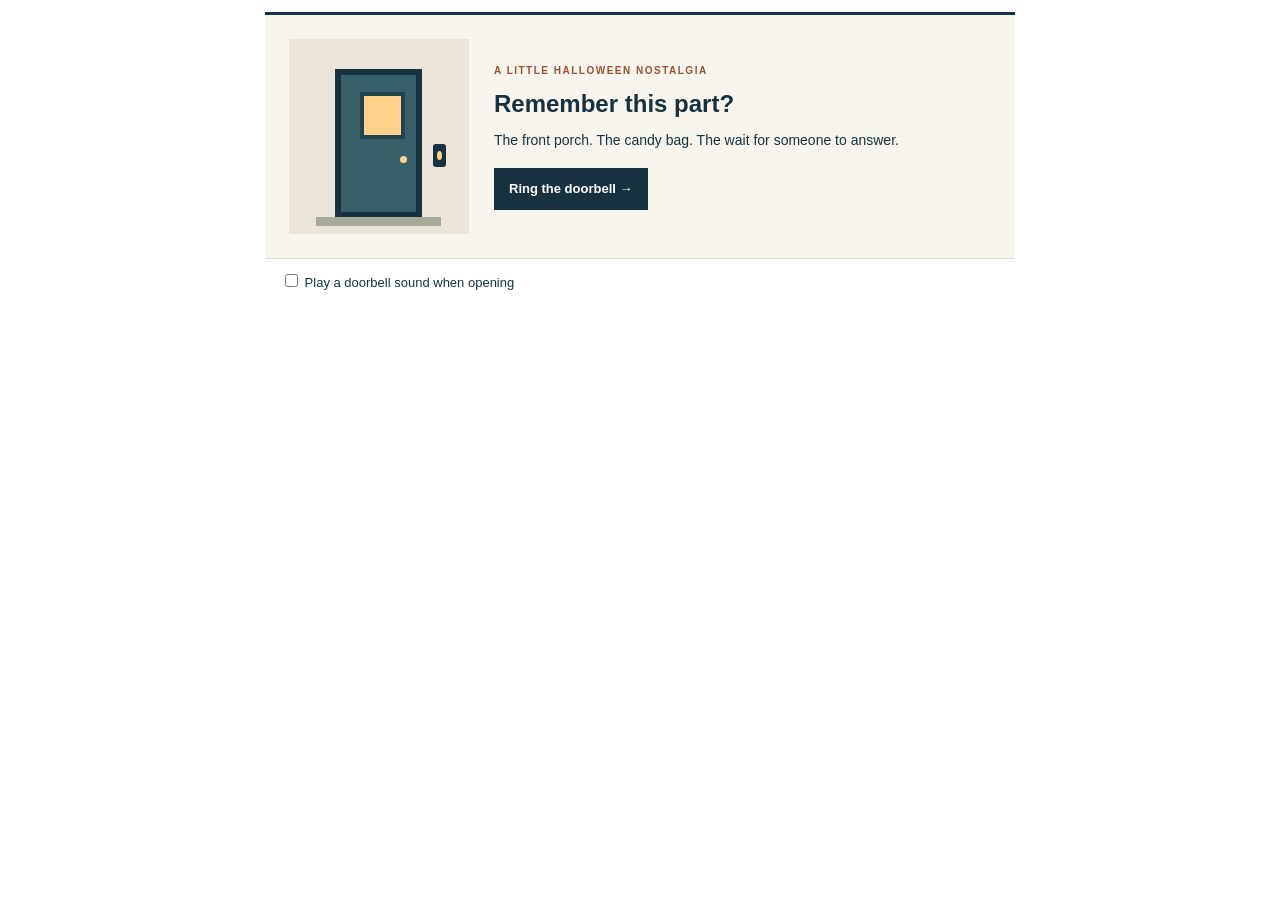
<file: index.html>
<!doctype html>
<html lang="en">
<head>
  <meta charset="utf-8">
  <meta name="viewport" content="width=device-width, initial-scale=1">
  <meta name="description" content="A small, interactive Halloween doorway for a Collegian story.">
  <title>A little Halloween nostalgia | Collegian interactive</title>
  <link rel="stylesheet" href="./style.css">
  <script src="./app.js" defer></script>
</head>
<body>
<main id="collegian-halloween-story" aria-label="Halloween doorway interactive">
  <details class="hh-doorbell">
    <summary>
      <span class="hh-scene" aria-hidden="true">
        <span class="hh-frame">
          <span class="hh-candy">✦ ✦</span>
          <span class="hh-door"></span>
        </span>
        <span class="hh-bell"></span>
        <span class="hh-step"></span>
      </span>
      <span>
        <span class="hh-label">A LITTLE HALLOWEEN NOSTALGIA</span>
        <span class="hh-title">Remember this part?</span>
        <span class="hh-caption">The front porch. The candy bag. The wait for someone to answer.</span>
        <span class="hh-button">
          <span class="hh-ring">Ring the doorbell →</span>
          <span class="hh-close">Close the door ↺</span>
        </span>
      </span>
    </summary>
    <p class="hh-message">Happy Halloween! A familiar doorstep, a familiar tradition.</p>
  </details>
  <label class="sound-option" hidden><input id="sound" type="checkbox"> Play a doorbell sound when opening</label>
  <span id="audio-status" role="status" style="font-size:13px"></span>
</main>
</body>
</html>
</file>
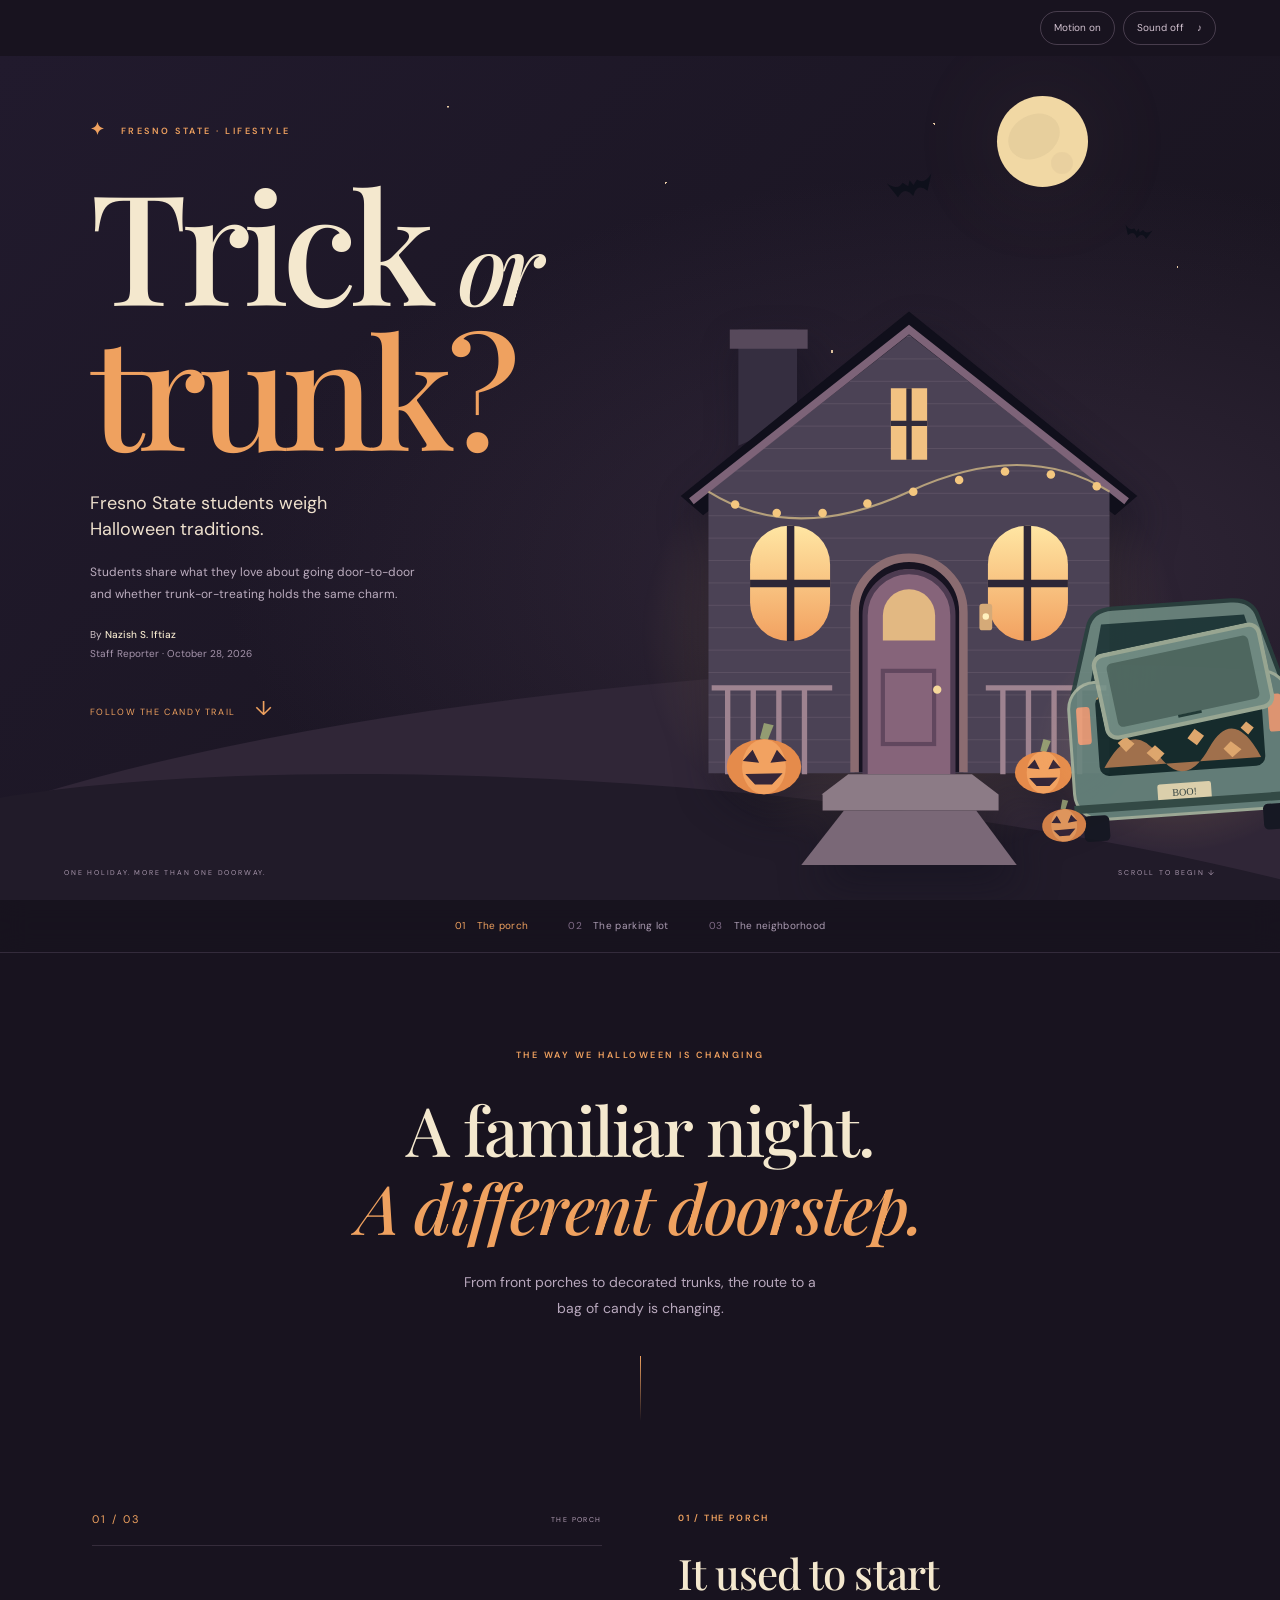
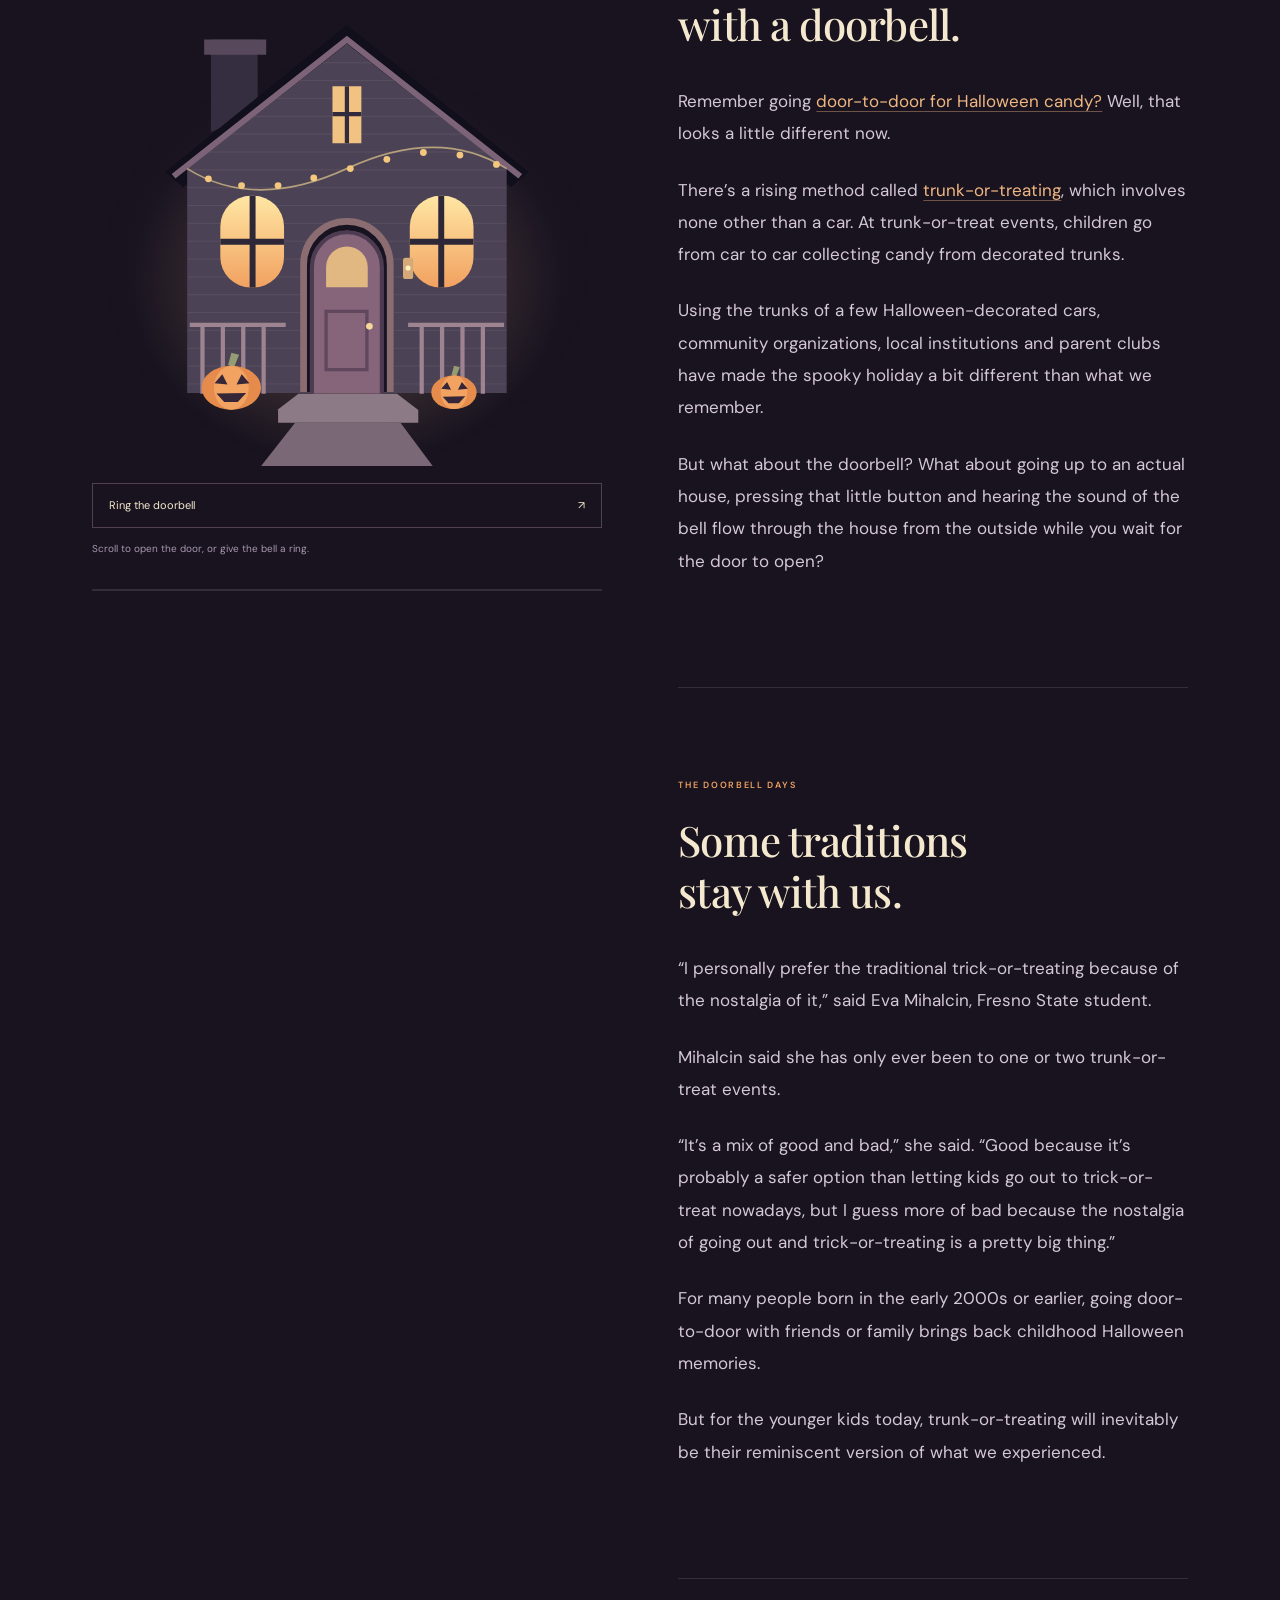
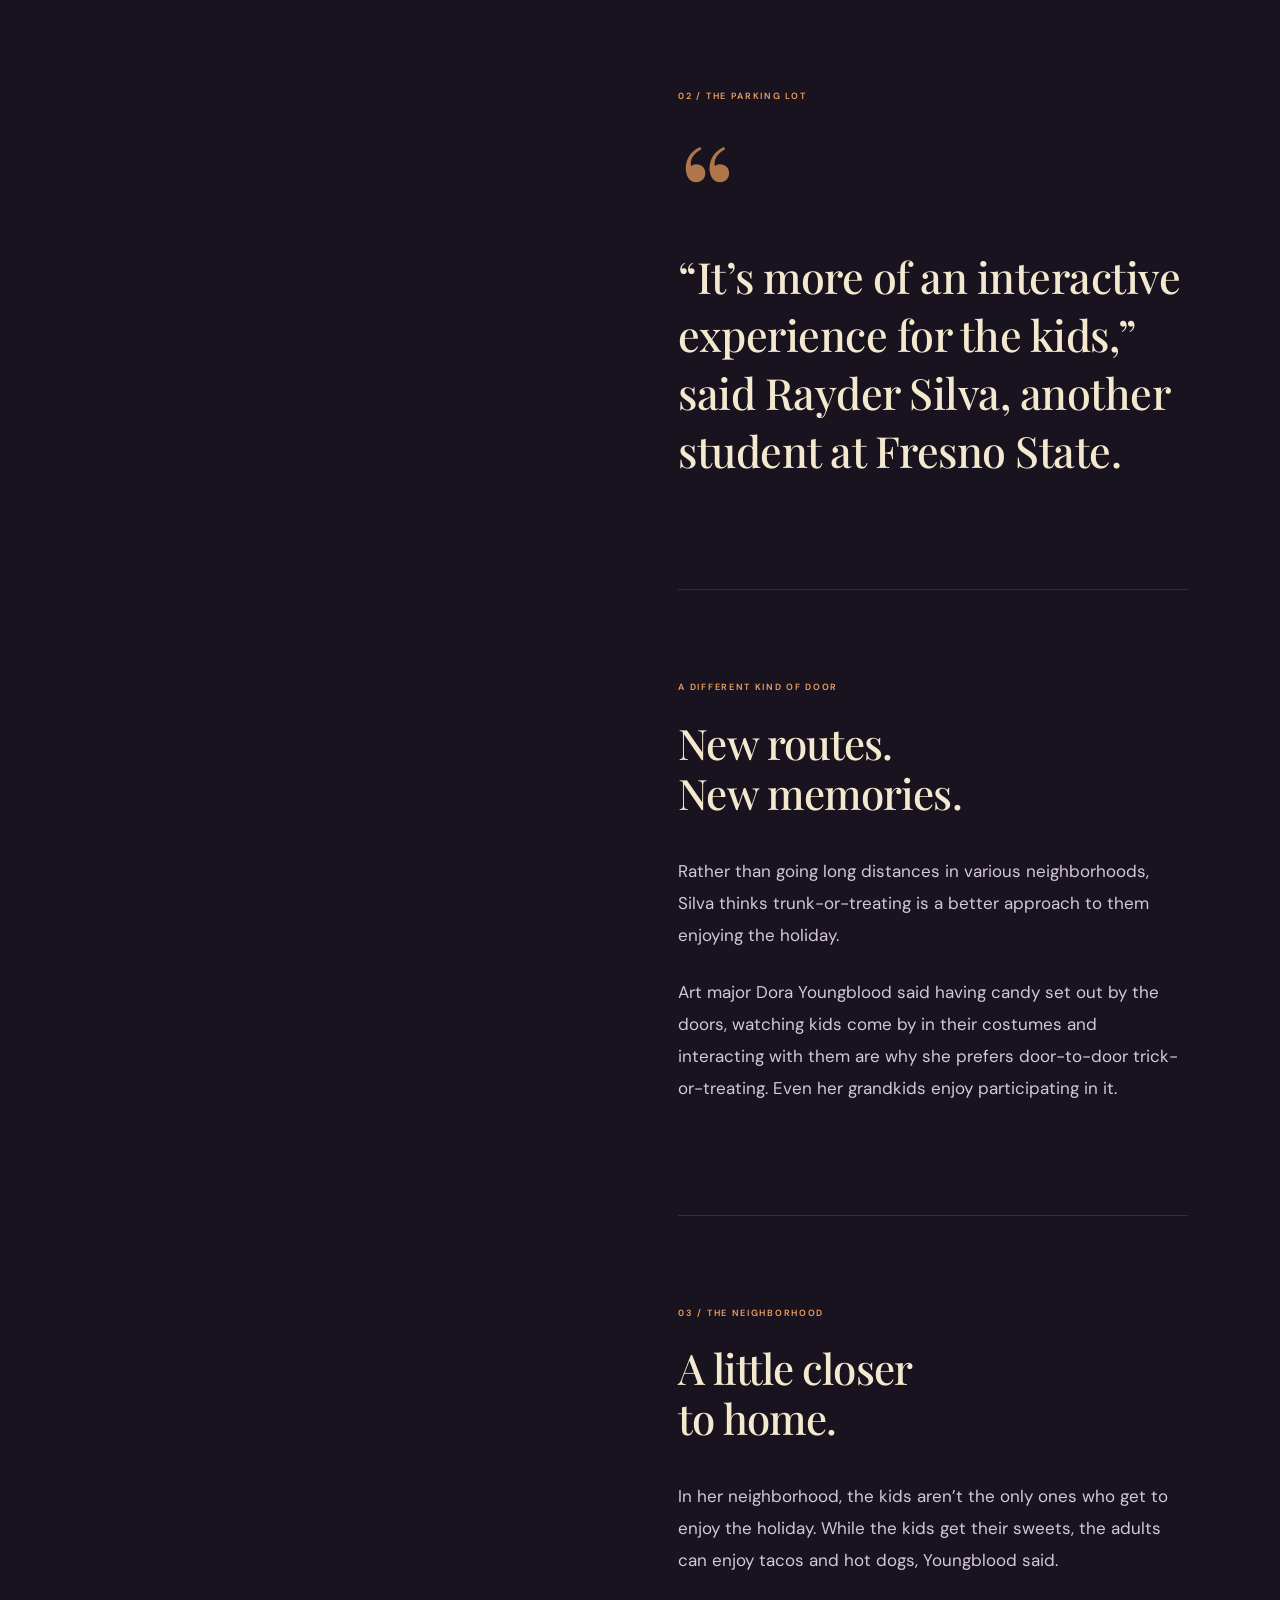
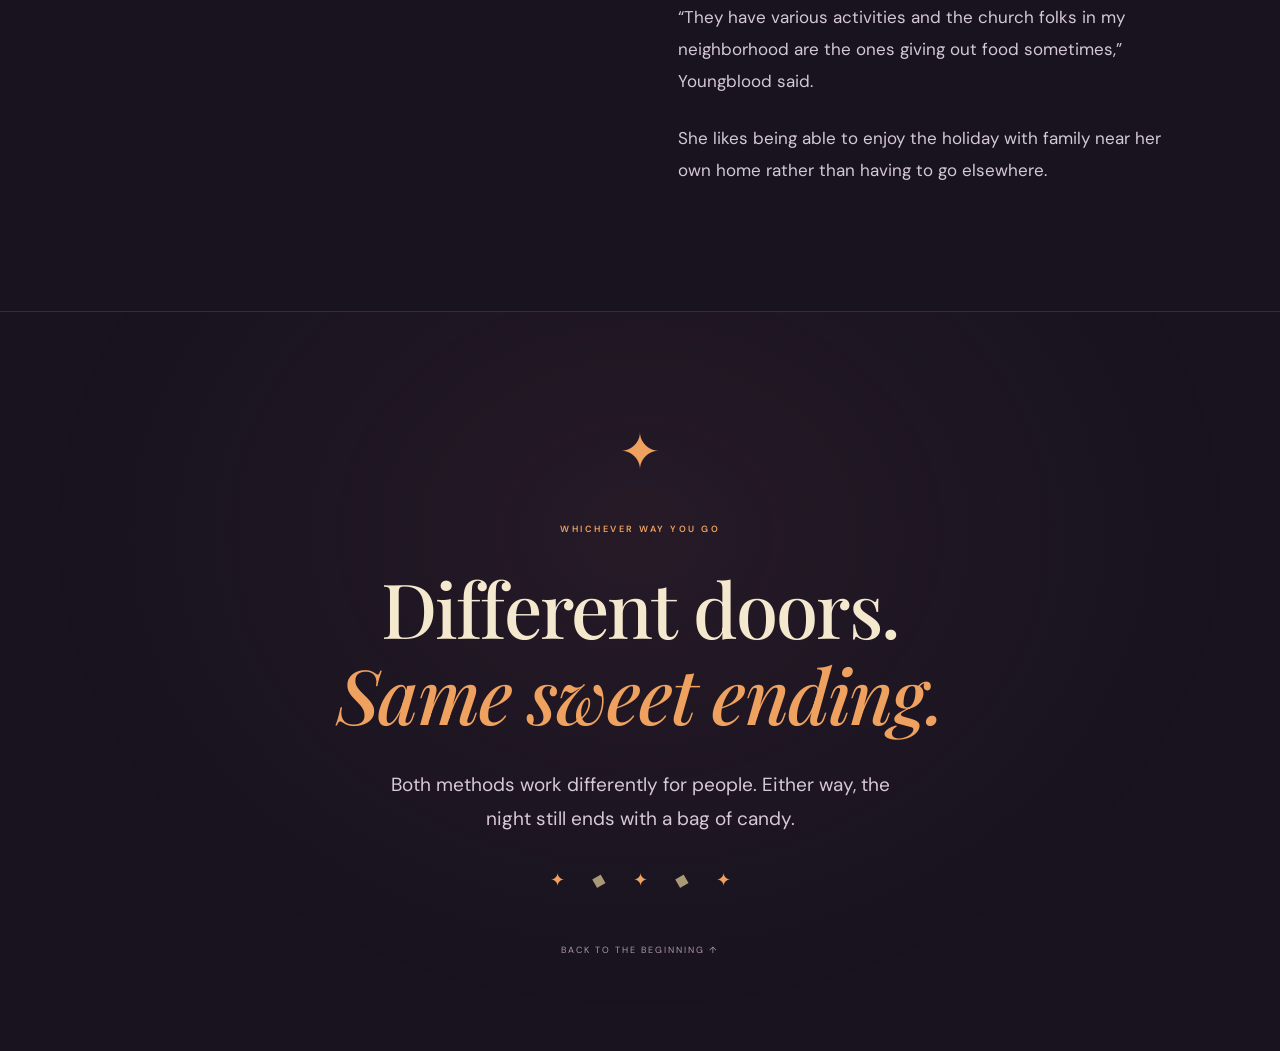
<file: halloween-story/index.html>
<!doctype html>
<html lang="en">
<head>
  <meta charset="utf-8">
  <meta name="viewport" content="width=device-width,initial-scale=1">
  <meta name="theme-color" content="#18131f">
  <meta name="description" content="Fresno State students weigh Halloween traditions in this interactive presentation of The Collegian’s report.">
  <title>Trick or trunk? — The Collegian</title>
  <link rel="stylesheet" href="./halloween.css?v=mobile-4">
  <script src="./halloween.js" defer></script>
</head>
<body>
<a class="skip" href="#reporting">Skip to the story</a>
<svg class="art-definitions" xmlns="http://www.w3.org/2000/svg" aria-hidden="true">
<defs>
  <linearGradient id="hh-window" x2="0" y2="1"><stop stop-color="#ffe6a3"/><stop offset="1" stop-color="#f2a160"/></linearGradient>
  <radialGradient id="hh-glow"><stop stop-color="#f9c57b" stop-opacity=".26"/><stop offset="1" stop-color="#f9c57b" stop-opacity="0"/></radialGradient>
  <pattern id="hh-siding" width="100" height="21" patternUnits="userSpaceOnUse"><rect width="100" height="21" fill="#4b4255"/><path d="M0 20.5H100" stroke="#8d7a86" stroke-opacity=".25"/></pattern>
  <symbol id="hh-pumpkin" viewBox="0 0 100 100"><path d="M45 24l5-19 12 3-8 20" fill="#939c72"/><ellipse cx="50" cy="59" rx="46" ry="34" fill="#e58b4b"/><ellipse cx="50" cy="59" rx="27" ry="34" fill="#f2a261"/><path d="M24 52l12-14 8 16m14 0 8-16 12 14M27 68l46-1-13 14H39z" fill="#352638"/></symbol>
  <symbol id="hh-house-shell" viewBox="0 0 600 600">
    <ellipse cx="300" cy="383" rx="252" ry="215" fill="url(#hh-glow)"/>
    <path d="M140 207V98h55v85" fill="#352e40"/><path d="M132 98h73v18h-73" fill="#57495b"/>
    <path d="M86 254L300 81l214 173-21 18-193-152-193 152z" fill="#100f1b"/>
    <path d="M112 250l188-147 188 147v264H112" fill="url(#hh-siding)"/>
    <path d="M96 259l204-161 204 161" fill="none" stroke="#7d6378" stroke-width="7"/>
    <path d="M283 153h34v67h-34" fill="#f2c282"/><path d="M300 153v67m-17-34h34" stroke="#312b3b" stroke-width="5"/>
    <rect x="151" y="282" width="75" height="108" rx="36" fill="url(#hh-window)"/><path d="M189 282v108m-38-54h75" stroke="#2d2737" stroke-width="7"/>
    <rect x="374" y="282" width="75" height="108" rx="36" fill="url(#hh-window)"/><path d="M411 282v108m-37-54h75" stroke="#2d2737" stroke-width="7"/>
    <path d="M249 513V363a51 51 0 0 1 102 0v150" fill="#171321" stroke="#8b6c71" stroke-width="8"/>
    <path d="M258 513V365a42 42 0 0 1 84 0v148" fill="#fbd093"/>
    <path d="M243 515h116l25 19H218zM219 534h165v15H219" fill="#8c7b86"/>
    <path d="M239 549h124l38 51H199z" fill="#7a6877"/>
    <path d="M115 434h113m144 0h113M130 434v81m24-81v81m24-81v81m24-81v81m186-81v81m24-81v81m24-81v81m24-81v81" stroke="#9e8390" stroke-width="5"/>
    <path d="M112 250q80 50 188 0t188 0" fill="none" stroke="#b5a07b" stroke-width="2"/><g fill="#f4c77f"><circle cx="137" cy="262" r="4"/><circle cx="176" cy="270" r="4"/><circle cx="219" cy="270" r="4"/><circle cx="261" cy="261" r="4"/><circle cx="304" cy="250" r="4"/><circle cx="347" cy="239" r="4"/><circle cx="390" cy="231" r="4"/><circle cx="433" cy="234" r="4"/><circle cx="476" cy="245" r="4"/></g>
    <use href="#hh-pumpkin" x="126" y="463" width="76" height="76"/><use href="#hh-pumpkin" x="397" y="479" width="58" height="58"/>
    <rect x="366" y="355" width="12" height="25" rx="3" fill="#d5aa78"/><circle cx="372" cy="367" r="3" fill="#fff1be"/>
  </symbol>
  <symbol id="hh-door-leaf" viewBox="0 0 90 200"><path d="M3 200V48a42 42 0 0 1 84 0v152" fill="#86647a" stroke="#4d3b51" stroke-width="5"/><path d="M20 72V48a25 25 0 0 1 50 0v24z" fill="#e2b882"/><rect x="20" y="101" width="49" height="70" fill="none" stroke="#61475e" stroke-width="4"/><circle cx="72" cy="119" r="4" fill="#f6d89b"/></symbol>
  <symbol id="hh-car-shell" viewBox="0 0 600 600">
    <ellipse cx="300" cy="390" rx="248" ry="190" fill="url(#hh-glow)"/>
    <path d="M123 307l34-114q8-30 44-30h198q36 0 44 30l34 114" fill="#6d8980" stroke="#29413e" stroke-width="7"/>
    <path d="M180 188h240l27 103H154z" fill="#203b3a"/>
    <rect x="116" y="284" width="368" height="230" rx="45" fill="#68867e" stroke="#a8b7a0" stroke-width="5"/>
    <rect x="161" y="305" width="278" height="137" rx="16" fill="#142c2b"/>
    <path d="M169 428q50-80 91-16t86-5 86 21" fill="#ad794f"/><g fill="#f0b473"><path d="M194 388l14-10 14 13-15 13zM241 408l15-12 15 15-14 13zM311 388l13-15 15 13-13 15zM370 410l13-12 17 15-16 12zM401 377l10-10 12 11-10 11z"/></g>
    <path d="M164 311q126 74 272 0" fill="none" stroke="#daab66" stroke-width="4" stroke-dasharray="2 17"/>
    <rect x="128" y="324" width="23" height="63" rx="6" fill="#f0a078"/><rect x="449" y="324" width="23" height="63" rx="6" fill="#f0a078"/>
    <rect x="255" y="462" width="90" height="31" rx="4" fill="#eee2b8"/><text x="300" y="483" text-anchor="middle" font-family="Georgia,serif" font-size="17" fill="#344642">BOO!</text>
    <path d="M114 495h372" stroke="#344e47" stroke-width="14"/><rect x="128" y="507" width="43" height="43" rx="8" fill="#141721"/><rect x="429" y="507" width="43" height="43" rx="8" fill="#141721"/>
    <use href="#hh-pumpkin" x="55" y="472" width="80" height="80"/><use href="#hh-pumpkin" x="481" y="490" width="60" height="60"/>
  </symbol>
  <symbol id="hh-trunk-lid" viewBox="0 0 290 150"><rect x="4" y="4" width="282" height="140" rx="17" fill="#77958a" stroke="#a4b49c" stroke-width="7"/><rect x="24" y="20" width="242" height="108" rx="9" fill="#536f65"/><path d="M125 130h40" stroke="#213d37" stroke-width="5"/></symbol>
  <symbol id="hh-bat" viewBox="0 0 100 45"><path d="M0 4q20 22 34 7l10 10 6-12 6 12 10-10Q80 26 100 4L83 40q-15-19-27-5l-6 9-6-9Q32 21 17 40z" fill="currentColor"/></symbol>
</defs></svg>

<div class="reading-progress" aria-hidden="true"><span></span></div>
<header class="feature-bar" aria-label="Story display controls"><div class="controls"><button id="motion-toggle" type="button" aria-pressed="true">Motion on</button><button id="sound-toggle" type="button" aria-pressed="false">Sound off <span aria-hidden="true">♪</span></button></div></header>

<main>
<section class="hero" id="top" aria-labelledby="headline">
  <div class="hero-stars" aria-hidden="true"></div><div class="moon" aria-hidden="true"></div>
  <svg class="bat bat-one" viewBox="0 0 100 45" aria-hidden="true"><use href="#hh-bat"/></svg><svg class="bat bat-two" viewBox="0 0 100 45" aria-hidden="true"><use href="#hh-bat"/></svg>
  <div class="hero-copy"><p class="eyebrow"><span class="little-star">✦</span> FRESNO STATE · LIFESTYLE</p><h1 id="headline">Trick <i>or</i><br><em>trunk?</em></h1><p class="hero-subtitle">Fresno State students weigh<br>Halloween traditions.</p><p class="deck">Students share what they love about going door-to-door and whether trunk-or-treating holds the same charm.</p><p class="byline">By <strong>Nazish S. Iftiaz</strong><span>Staff Reporter · October 28, 2026</span></p><a class="read-link" href="#reporting">FOLLOW THE CANDY TRAIL <span aria-hidden="true">↓</span></a></div>
  <div class="hero-landscape" aria-hidden="true"><div class="hill hill-back"></div><div class="hill hill-front"></div><svg class="hero-house" viewBox="0 0 600 600"><use href="#hh-house-shell"/><use href="#hh-door-leaf" x="255" y="319" width="90" height="196"/></svg><svg class="hero-car" viewBox="0 0 600 600"><use href="#hh-car-shell"/><use href="#hh-trunk-lid" x="155" y="219" width="290" height="150" transform="rotate(-8 300 219)"/></svg><div class="bare-tree"></div></div>
  <div class="hero-caption"><span>ONE HOLIDAY. MORE THAN ONE DOORWAY.</span><span aria-hidden="true">SCROLL TO BEGIN ↓</span></div>
</section>

<nav class="chapter-nav" aria-label="Story chapters"><a href="#porch" class="active" data-nav="porch"><span>01</span> The porch</a><a href="#trunk" data-nav="trunk"><span>02</span> The parking lot</a><a href="#neighborhood" data-nav="neighborhood"><span>03</span> The neighborhood</a></nav>

<section class="opening" id="reporting"><p class="eyebrow">THE WAY WE HALLOWEEN IS CHANGING</p><h2>A familiar night.<br><i>A different doorstep.</i></h2><p class="opening-note">From front porches to decorated trunks, the route to a bag of candy is changing.</p><span class="opening-line" aria-hidden="true"></span></section>

<div class="story-layout">
  <aside class="scene-column" aria-label="Illustrated Halloween scenes">
    <div class="sticky-scene" data-current-scene="porch">
      <div class="scene-head"><span class="scene-count">01 / 03</span><span class="scene-name">THE PORCH</span></div>
      <div class="scene-art">
        <div class="scene-halo" aria-hidden="true"></div>
        <svg class="porch-art" viewBox="0 0 600 600" aria-hidden="true"><use href="#hh-house-shell"/><g class="candy-behind"><path d="M285 425l15-12 16 13-16 16z" fill="#bb7047"/><path d="M271 457l10-9 11 10-10 10zm37-4 12-11 12 12-12 11z" fill="#a57857"/></g><g class="door-leaf"><use href="#hh-door-leaf" x="255" y="319" width="90" height="196"/></g></svg>
        <svg class="trunk-art" viewBox="0 0 600 600" aria-hidden="true"><use href="#hh-car-shell"/><g class="trunk-lid"><use href="#hh-trunk-lid" x="155" y="302" width="290" height="150"/></g></svg>
        <svg class="neighborhood-art" viewBox="0 0 600 600" aria-hidden="true"><path d="M0 491q280-85 600 0" stroke="#9a785e" stroke-width="15" fill="none"/><use href="#hh-house-shell" x="-30" y="70" width="390" height="390"/><use href="#hh-door-leaf" x="135" y="277" width="59" height="127"/><use href="#hh-car-shell" x="290" y="270" width="270" height="270"/><path d="M166 471q111 53 245 10" fill="none" stroke="#eeb873" stroke-width="3" stroke-dasharray="2 13"/><g fill="#efb773"><circle cx="224" cy="452" r="8"/><path d="M216 466h16l8 35h-32z"/><circle cx="277" cy="460" r="7"/><path d="M270 473h14l6 30h-26z"/></g></svg>
      </div>
      <div class="scene-controls"><button class="scene-action" type="button">Ring the doorbell <span aria-hidden="true">↗</span></button><p class="scene-hint" role="status">Scroll to open the door, or give the bell a ring.</p></div>
      <div class="scene-meter" aria-hidden="true"><span></span></div>
    </div>
  </aside>

  <article class="story-copy" aria-label="Reported story">
    <section class="story-step" id="porch" data-scene="porch" data-phase="0" data-label="THE PORCH"><p class="section-kicker">01 / THE PORCH</p><h2>It used to start<br>with a doorbell.</h2>
<p data-source-paragraph="0">Remember going <a href="https://www.history.com/articles/halloween-trick-or-treating-origins">door-to-door for Halloween candy?</a> Well, that looks a little different now.</p>
<p data-source-paragraph="1">There’s a rising method called <a href="https://www.npr.org/2023/10/31/1209559780/what-is-trunk-or-treat-halloween">trunk-or-treating</a>, which involves none other than a car. At trunk-or-treat events, children go from car to car collecting candy from decorated trunks.</p>
<p data-source-paragraph="2">Using the trunks of a few Halloween-decorated cars, community organizations, local institutions and parent clubs have made the spooky holiday a bit different than what we remember.</p>
<p data-source-paragraph="3">But what about the doorbell? What about going up to an actual house, pressing that little button and hearing the sound of the bell flow through the house from the outside while you wait for the door to open?</p>
    </section>
    <section class="story-step" id="memories" data-scene="porch" data-phase="1" data-label="THE DOORBELL DAYS"><p class="section-kicker">THE DOORBELL DAYS</p><h2>Some traditions<br>stay with us.</h2>
<p data-source-paragraph="4">“I personally prefer the traditional trick-or-treating because of the nostalgia of it,” said Eva Mihalcin, Fresno State student.</p>
<p data-source-paragraph="5">Mihalcin said she has only ever been to one or two trunk-or-treat events.</p>
<p data-source-paragraph="6">“It’s a mix of good and bad,” she said. “Good because it’s probably a safer option than letting kids go out to trick-or-treat nowadays, but I guess more of bad because the nostalgia of going out and trick-or-treating is a pretty big thing.”</p>
<p data-source-paragraph="7">For many people born in the early 2000s or earlier, going door-to-door with friends or family brings back childhood Halloween memories.</p>
<p data-source-paragraph="8">But for the younger kids today, trunk-or-treating will inevitably be their reminiscent version of what we experienced.</p>
    </section>
    <section class="story-step quote-step" id="trunk" data-scene="trunk" data-phase="0" data-label="THE PARKING LOT"><p class="section-kicker">02 / THE PARKING LOT</p><span class="quote-mark" aria-hidden="true">“</span>
<p data-source-paragraph="9">“It’s more of an interactive experience for the kids,” said Rayder Silva, another student at Fresno State.</p>
    </section>
    <section class="story-step" id="new-tradition" data-scene="trunk" data-phase="1" data-label="A NEW TRADITION"><p class="section-kicker">A DIFFERENT KIND OF DOOR</p><h2>New routes.<br>New memories.</h2>
<p data-source-paragraph="10">Rather than going long distances in various neighborhoods, Silva thinks trunk-or-treating is a better approach to them enjoying the holiday.</p>
<p data-source-paragraph="11">Art major Dora Youngblood said having candy set out by the doors, watching kids come by in their costumes and interacting with them are why she prefers door-to-door trick-or-treating. Even her grandkids enjoy participating in it.</p>
    </section>
    <section class="story-step" id="neighborhood" data-scene="neighborhood" data-phase="0" data-label="THE NEIGHBORHOOD"><p class="section-kicker">03 / THE NEIGHBORHOOD</p><h2>A little closer<br>to home.</h2>
<p data-source-paragraph="12">In her neighborhood, the kids aren’t the only ones who get to enjoy the holiday. While the kids get their sweets, the adults can enjoy tacos and hot dogs, Youngblood said.</p>
<p data-source-paragraph="13">“They have various activities and the church folks in my neighborhood are the ones giving out food sometimes,” Youngblood said.</p>
<p data-source-paragraph="14">She likes being able to enjoy the holiday with family near her own home rather than having to go elsewhere.</p>
    </section>
  </article>
</div>

<section class="ending" id="ending"><span class="ending-spark" aria-hidden="true">✦</span><p class="eyebrow">WHICHEVER WAY YOU GO</p><h2>Different doors.<br><i>Same sweet ending.</i></h2>
<p data-source-paragraph="15">Both methods work differently for people. Either way, the night still ends with a bag of candy.</p>
<div class="candy-trail" aria-hidden="true"><span>✦</span><span>◆</span><span>✦</span><span>◆</span><span>✦</span></div><a class="back-top" href="#top">BACK TO THE BEGINNING ↑</a></section>
</main>
<noscript><p class="no-script">The complete story is available above. Enable JavaScript to animate the illustrations.</p></noscript>
<script src="halloween-child.js?v=mobile-4" defer></script>
</body></html>
</file>
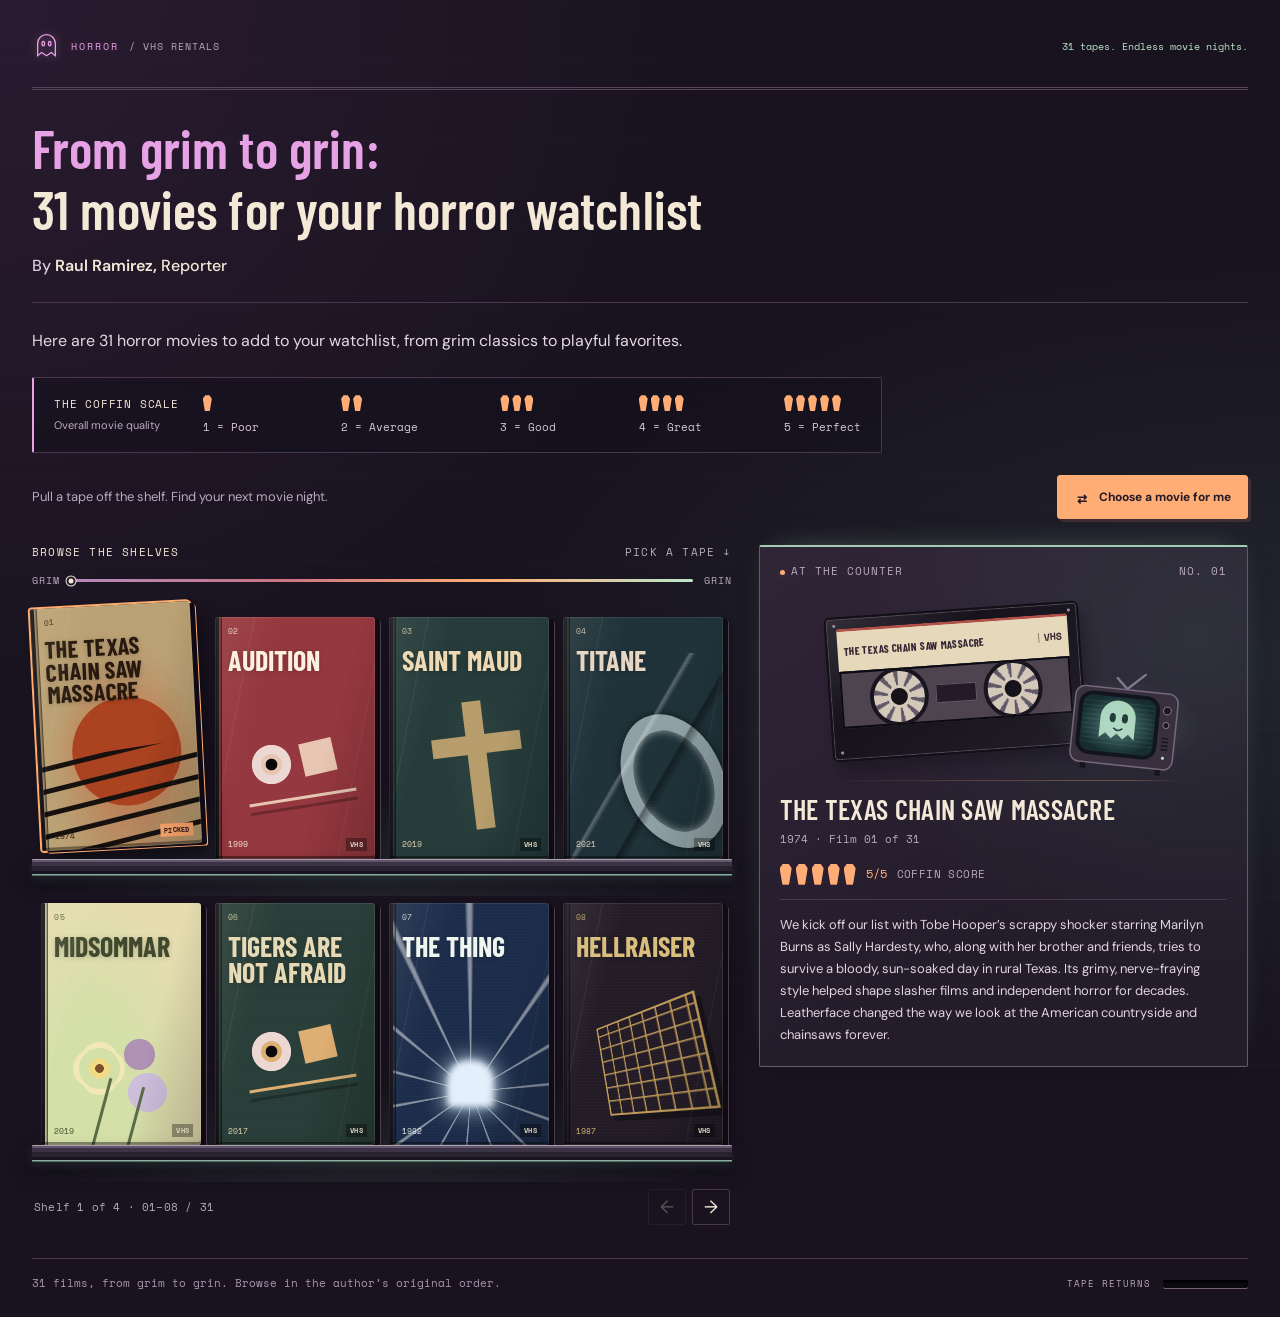
<file: halloween-watchlist/index.html>
<!doctype html>
<html lang="en">
<head>
  <meta charset="utf-8">
  <meta name="viewport" content="width=device-width, initial-scale=1">
  <meta name="color-scheme" content="dark">
  <meta name="description" content="Explore Raul Ramirez’s horror watchlist: 31 movies, illustrated VHS shelves, and coffin scores for overall movie quality.">
  <title>From grim to grin: 31 movies for your horror watchlist</title>
  <link rel="stylesheet" href="./watchlist.css?v=horror-fullwidth-20261105">
  <script src="./watchlist.js?v=horror-fullwidth-20261105" defer></script>
  <script src="./watchlist-child.js" defer></script>
</head>
<body>
<section id="halloween-video-watchlist" aria-labelledby="ah-watchlist-headline">
  <div class="ah-storefront" aria-hidden="true">
    <span class="ah-storefront-label"><svg viewBox="0 0 36 36" focusable="false"><path d="M7 30V15a11 11 0 0 1 22 0v15l-5-4-6 4-6-4Z"/><ellipse cx="14" cy="15" rx="1.6" ry="2.8"/><ellipse cx="22" cy="15" rx="1.6" ry="2.8"/></svg> HORROR <span>/ VHS RENTALS</span></span>
    <span class="ah-storefront-stock">31 tapes. Endless movie nights.</span>
  </div>
  <header class="ah-article-header">
    <h1 class="ah-headline" id="ah-watchlist-headline"><span class="ah-headline-lead">From grim to grin:</span> 31 movies for your horror watchlist</h1>
    <p class="ah-byline">By <strong>Raul Ramirez<span class="ah-byline-comma">,</span></strong> <span class="ah-byline-role">Reporter</span></p>
  </header>

  <div class="ah-story-intro">
    <p>Here are 31 horror movies to add to your watchlist, from grim classics to playful favorites.</p>
    <div class="ah-rating-key" aria-label="Coffin ratings measure overall movie quality, from one to five coffins">
      <span class="ah-key-label">THE COFFIN SCALE <small>Overall movie quality</small></span>
      <ol class="ah-key-values">
        <li><span class="ah-key-coffins" aria-hidden="true"><i></i></span><span>1 = Poor</span></li>
        <li><span class="ah-key-coffins" aria-hidden="true"><i></i><i></i></span><span>2 = Average</span></li>
        <li><span class="ah-key-coffins" aria-hidden="true"><i></i><i></i><i></i></span><span>3 = Good</span></li>
        <li><span class="ah-key-coffins" aria-hidden="true"><i></i><i></i><i></i><i></i></span><span>4 = Great</span></li>
        <li><span class="ah-key-coffins" aria-hidden="true"><i></i><i></i><i></i><i></i><i></i></span><span>5 = Perfect</span></li>
      </ol>
    </div>
  </div>

  <div class="ah-intro">
    <p class="ah-deck">Pull a tape off the shelf. Find your next movie night.</p>
    <button class="ah-surprise cursor-interaction" type="button"><span class="ah-shuffle" aria-hidden="true">⇄</span>Choose a movie for me</button>
  </div>

  <div class="ah-store">
    <div class="ah-catalog">
      <div class="ah-section-head"><strong>Browse the shelves</strong><span>Pick a tape ↓</span></div>
      <div class="ah-tone-guide" aria-label="The collection progresses from grim classics to playful favorites in the author’s original order">
        <span>GRIM</span><span class="ah-tone-track" aria-hidden="true"><i class="ah-tone-marker"></i></span><span>GRIN</span>
      </div>
      <div class="ah-rack" role="group" aria-label="Movie cases"></div>
      <nav class="ah-pager" aria-label="Browse movie shelves">
        <span class="ah-page-text">Shelf <span class="ah-page-current">1</span> of <span class="ah-page-total">4</span> · <span class="ah-page-range">01–08</span> / 31</span>
        <div class="ah-page-controls"><button class="ah-page-button ah-prev cursor-interaction" type="button" aria-label="Previous shelf" disabled>←</button><button class="ah-page-button ah-next cursor-interaction" type="button" aria-label="Next shelf">→</button></div>
      </nav>
    </div>

    <article class="ah-counter" aria-label="Selected movie review">
      <div class="ah-counter-head"><span><span class="ah-counter-dot" aria-hidden="true"></span>At the counter</span><span class="ah-inventory">NO. 01</span></div>
      <div class="ah-counter-body">
        <div class="ah-cassette-stage" aria-hidden="true">
          <div class="ah-cassette"><div class="ah-tape-label"><span class="ah-tape-title">The Texas Chain Saw Massacre</span><small>VHS</small></div><div class="ah-tape-window"><div class="ah-reel"></div><div class="ah-reel"></div></div></div>
          <div class="ah-monitor">
            <svg viewBox="0 0 150 150" aria-hidden="true" focusable="false">
              <defs><radialGradient id="ah-screen-glow"><stop stop-color="#527e77"/><stop offset="1" stop-color="#162e32"/></radialGradient></defs>
              <path d="m60 17 14 13 22-21" fill="none" stroke="#847a90" stroke-width="3" stroke-linecap="round"/>
              <rect x="8" y="31" width="134" height="99" rx="12" fill="#38303f" stroke="#77677e" stroke-width="2"/>
              <rect x="16" y="39" width="101" height="78" rx="15" fill="url(#ah-screen-glow)" stroke="#13151e" stroke-width="5"/>
              <path d="M43 96V69a23 23 0 0 1 46 0v27l-8-7-7 7-8-7-7 7-8-7Z" fill="#bce5cb" opacity=".9"/>
              <ellipse cx="59" cy="69" rx="4" ry="6" fill="#233b3b"/><ellipse cx="75" cy="69" rx="4" ry="6" fill="#233b3b"/>
              <path d="M61 82q6 6 12 0" fill="none" stroke="#233b3b" stroke-width="2"/>
              <g stroke="#aed9c1" opacity=".12"><path d="M20 49h93m-93 6h93m-93 6h93m-93 6h93m-93 6h93m-93 6h93m-93 6h93m-93 6h93m-93 6h93m-93 6h93"/></g>
              <circle cx="129" cy="53" r="5" fill="#191720" stroke="#a392a7"/><circle cx="129" cy="72" r="4" fill="#191720" stroke="#a392a7"/>
              <path d="M125 89h9m-9 5h9m-9 5h9m-9 5h9" stroke="#191720" stroke-width="2"/>
              <circle cx="129" cy="115" r="2" fill="#bce5cb"/>
              <path d="M26 131v7m98-7v7" stroke="#17121c" stroke-width="7"/>
            </svg>
          </div>
        </div>
        <div class="ah-film-info">
          <h3 class="ah-film-title">The Texas Chain Saw Massacre</h3>
          <p class="ah-film-year">1974 · Film 01 of 31</p>
          <div class="ah-rating" aria-label="Coffin score: 5 out of 5"><div class="ah-coffins" aria-hidden="true"></div><span class="ah-score" aria-hidden="true">5/5</span><span class="ah-score-label">COFFIN SCORE</span></div>
          <p class="ah-review"></p>
        </div>
      </div>
    </article>
  </div>

  <div class="ah-bottom"><span>31 films, from grim to grin. Browse in the author’s original order.</span><span class="ah-return-slot" aria-hidden="true">TAPE RETURNS <i></i></span></div>
  <div class="ah-status ah-sr" role="status" aria-live="polite" aria-atomic="true"></div>
</section>
</body>
</html>
</file>
<file: style.css>
#collegian-halloween-story {
  width: 100%; max-width: 750px; margin: 0 auto;
  color: #17313f; font-family: 'Open Sans', Arial, sans-serif;
  font-size: 20px; line-height: 1.65;
}
#collegian-halloween-story p { margin: 0 0 22px; }
#collegian-halloween-story a { color: #317da0; text-decoration: underline; }
#collegian-halloween-story .hh-doorbell {
  margin: 30px 0; padding: 0; background: #f8f5ef;
  border: 0; border-top: 3px solid #17313f;
  border-bottom: 1px solid #dfd8cd; box-shadow: none;
}
#collegian-halloween-story .hh-doorbell summary {
  display: grid; grid-template-columns: 180px 1fr; align-items: center;
  gap: 25px; padding: 24px; cursor: pointer; list-style: none;
}
#collegian-halloween-story .hh-doorbell summary::-webkit-details-marker { display: none; }
#collegian-halloween-story .hh-doorbell summary:focus-visible {
  outline: 3px solid #bd6538; outline-offset: 3px;
}
#collegian-halloween-story .hh-scene {
  display: block; position: relative; height: 195px;
  background: #eae4d9; overflow: hidden;
}
#collegian-halloween-story .hh-frame {
  display: block; position: absolute; width: 87px; height: 149px;
  left: 50%; bottom: 16px; margin-left: -44px;
  border: 6px solid #17313f; background: #ffdda1; perspective: 500px;
}
#collegian-halloween-story .hh-door {
  display: block; position: absolute; inset: 0;
  background: #38606c; transform-origin: left;
  transition: transform .8s ease;
}
#collegian-halloween-story .hh-door::before {
  content: ''; position: absolute; width: 37px; height: 39px;
  left: 19px; top: 17px; background: #ffd28c;
  border: 4px solid #24434d;
}
#collegian-halloween-story .hh-door::after {
  content: ''; position: absolute; right: 9px; top: 81px;
  width: 7px; height: 7px; border-radius: 50%; background: #ffd28c;
}
#collegian-halloween-story .hh-candy {
  position: absolute; left: 17px; top: 68px;
  display: block; color: #9c4e2a; font-size: 25px;
}
#collegian-halloween-story .hh-step {
  position: absolute; width: 125px; height: 9px;
  bottom: 8px; left: 50%; margin-left: -63px; background: #a7aa95;
}
#collegian-halloween-story .hh-bell {
  position: absolute; left: calc(50% + 54px); top: 105px;
  width: 13px; height: 23px; background: #17313f; border-radius: 3px;
}
#collegian-halloween-story .hh-bell::after {
  content: ''; position: absolute; inset: 7px 4px;
  border-radius: 50%; background: #ffd28c;
}
#collegian-halloween-story .hh-label {
  display: block; font-size: 10px; font-weight: 700;
  letter-spacing: 1.5px; color: #99502d; margin-bottom: 9px;
}
#collegian-halloween-story .hh-title {
  display: block; font-size: 24px; font-weight: 700;
  line-height: 1.25; margin-bottom: 10px;
}
#collegian-halloween-story .hh-caption {
  display: block; font-size: 14px; line-height: 1.6; margin-bottom: 17px;
}
#collegian-halloween-story .hh-button {
  display: inline-block; background: #17313f; color: #fff;
  padding: 10px 15px; font-size: 13px; font-weight: 700;
}
#collegian-halloween-story .hh-doorbell summary:hover .hh-button { background: #99502d; }
#collegian-halloween-story .hh-close { display: none; }
#collegian-halloween-story .hh-doorbell[open] .hh-door { transform: rotateY(-110deg); }
#collegian-halloween-story .hh-doorbell[open] .hh-ring { display: none; }
#collegian-halloween-story .hh-doorbell[open] .hh-close { display: inline; }
#collegian-halloween-story .hh-message {
  margin: 0; padding: 0 24px 22px; font-size: 15px;
  line-height: 1.6; color: #99502d;
}
@media (max-width: 500px) {
  #collegian-halloween-story { font-size: 18px; }
  #collegian-halloween-story .hh-doorbell summary {
    grid-template-columns: 110px minmax(0, 1fr); gap: 15px; padding: 18px 12px;
  }
  #collegian-halloween-story .hh-title { font-size: 20px; }
  #collegian-halloween-story .hh-caption { font-size: 13px; }
  #collegian-halloween-story .hh-bell { left: calc(50% + 44px); width: 10px; }
  #collegian-halloween-story .hh-bell::after { inset: 7px 3px; }
}
@media (prefers-reduced-motion: reduce) {
  #collegian-halloween-story .hh-door { transition: none; }
}
* { box-sizing: border-box; }
body { margin: 0; padding: 12px; background: #fff; }
#collegian-halloween-story .hh-doorbell { margin: 0; }
#collegian-halloween-story .sound-option { display: block; padding: 12px 16px; font-size: 13px; }
#collegian-halloween-story .sound-option[hidden] { display: none; }
#collegian-halloween-story .sound-option input { accent-color: #17313f; }
</file>
<file: halloween-story/halloween.css>
/* Hosted feature styles. These run inside the iframe, not in the SNO editor. */
@import url('https://fonts.googleapis.com/css2?family=DM+Sans:wght@400;500;600;700&family=Playfair+Display:ital,wght@0,500;0,600;0,700;1,500;1,600&display=swap');
:root{color-scheme:dark;--night:#18131f;--panel:#231d2b;--cream:#f4e8ce;--orange:#efa15f;--muted:#bcadbf;--line:#a48caa35;--serif:'Playfair Display',Georgia,serif;--sans:'DM Sans','Open Sans',Arial,sans-serif;--door-width:1;--door-skew:0deg;--trunk-lift:0px;--trunk-scale:1;--scene-progress:0%;--hero-shift:0px;--reading:0%}
*{box-sizing:border-box}html{scroll-behavior:smooth;scroll-padding-top:90px;background:var(--night)}body{margin:0;color:var(--cream);background:var(--night);font:16px/1.6 var(--sans);overflow-x:hidden}button,a{-webkit-tap-highlight-color:transparent}a{color:inherit}button{font:inherit;cursor:pointer}a:focus-visible,button:focus-visible{outline:3px solid var(--orange);outline-offset:5px}.art-definitions{position:absolute;width:0;height:0;overflow:hidden;pointer-events:none}.skip{position:fixed;top:10px;left:10px;z-index:99;background:var(--cream);color:var(--night);padding:12px;transform:translateY(-160%)}.skip:focus{transform:none}.reading-progress{position:fixed;inset:0 0 auto;z-index:60;height:3px;pointer-events:none}.reading-progress span{display:block;width:var(--reading);height:100%;background:var(--orange)}.feature-bar{display:flex;align-items:center;justify-content:flex-end;flex-wrap:wrap;gap:10px;min-height:56px;padding:10px 5%;position:relative;z-index:10;background:var(--night)}.controls{display:flex;gap:8px}.controls button{border:1px solid #8b778e6b;color:#d2c2d0;border-radius:30px;background:transparent;padding:8px 13px;font-size:10px}.controls button:hover{border-color:var(--orange);color:var(--cream)}#sound-toggle span{margin-left:10px}.hero{position:relative;min-height:790px;height:calc(100svh - 56px);max-height:1000px;isolation:isolate;overflow:hidden;background:radial-gradient(ellipse at 78% 61%,#53405a66,transparent 55%),linear-gradient(135deg,#211a2d,#1a1521 70%)}.hero-copy{position:relative;z-index:4;padding:60px 0 150px 7%;width:58%;pointer-events:none}.hero-copy a{pointer-events:auto}.eyebrow{font-size:9px;letter-spacing:2.5px;font-weight:600;color:var(--orange);margin:0 0 28px}.little-star{margin-right:10px;font-size:17px;vertical-align:-1px}.hero h1{font:500 clamp(100px,12vw,160px)/.94 var(--serif);letter-spacing:-7px;margin:0 0 30px}.hero h1 i{font-size:.64em;font-weight:500}.hero h1 em{font-style:normal;color:var(--orange)}.hero-subtitle{font-size:18px;line-height:1.45;margin:0 0 20px;color:#eee0cd}.deck{max-width:330px;font-size:12px;line-height:1.8;color:var(--muted);margin:0 0 22px}.byline{font-size:10px;color:#d1c4ca;line-height:1.6}.byline strong{font-weight:500;color:var(--cream)}.byline span{display:block;color:#a695ac;margin-top:3px}.read-link{display:inline-block;text-decoration:none;color:var(--orange);font-size:9px;letter-spacing:1.6px;margin-top:20px}.read-link span{font-size:20px;margin-left:16px}.hero-landscape{position:absolute;inset:0;transform:translateY(var(--hero-shift));z-index:2;pointer-events:none}.hill{position:absolute;border-radius:50% 50% 0 0;bottom:-130px;left:-15%;width:140%;height:350px;transform:rotate(-5deg);background:#302637}.hill-front{background:#211b29;bottom:-240px;transform:rotate(5deg)}.hero-house{position:absolute;width:min(640px,61vw);height:auto;right:4%;bottom:35px;filter:drop-shadow(10px 20px 20px #100e1b77)}.hero-car{position:absolute;width:28%;right:-6%;bottom:35px;transform:rotate(-4deg);opacity:.9}.moon{position:absolute;width:91px;height:91px;right:15%;top:40px;background:#f1d8a4;border-radius:50%;box-shadow:0 0 110px #d8ac7d18;z-index:1}.moon:before{content:'';position:absolute;inset:19px 27px 29px 10px;background:#c3ae86;border-radius:50%;opacity:.24;transform:rotate(-30deg)}.moon:after{content:'';position:absolute;right:15px;bottom:13px;width:22px;height:22px;background:#c3ae86;border-radius:50%;opacity:.17}.hero-stars{position:absolute;inset:0;background-image:radial-gradient(1px 1px at 52% 15%,#e8cba5 99%,transparent),radial-gradient(1px 1px at 92% 25%,#e8cba5 99%,transparent),radial-gradient(1.5px 1.5px at 65% 35%,#e8cba5 99%,transparent),radial-gradient(1px 1px at 73% 8%,#e8cba5 99%,transparent),radial-gradient(1px 1px at 35% 6%,#e8cba5 99%,transparent);animation:twinkle 5s ease-in-out infinite alternate}.bat{position:absolute;width:46px;right:27%;top:120px;color:#0e101b;z-index:3;transform:rotate(-13deg);animation:batfloat 5s ease-in-out infinite alternate}.bat-two{width:28px;right:10%;top:170px;transform:rotate(12deg);animation-delay:-2s}.hero-caption{position:absolute;z-index:5;bottom:22px;left:5%;right:5%;display:flex;justify-content:space-between;gap:20px;font-size:7px;letter-spacing:1.8px;color:#aa98ae}.chapter-nav{display:flex;justify-content:center;gap:40px;position:sticky;top:0;z-index:30;background:#18131ff2;border-bottom:1px solid var(--line);padding:18px 5%;backdrop-filter:blur(14px)}.chapter-nav a{font-size:10px;letter-spacing:.3px;text-decoration:none;color:#ac9cb2;white-space:nowrap}.chapter-nav a span{margin-right:8px;color:#806c88}.chapter-nav a.active{color:var(--orange)}.chapter-nav a.active span{color:var(--orange)}.opening{padding:95px 24px 70px;text-align:center;max-width:750px;margin:auto}.opening h2,.ending h2{font:500 clamp(38px,5.8vw,68px)/1.14 var(--serif);letter-spacing:-1.8px;margin:0 0 25px}.opening h2 i,.ending h2 i{color:var(--orange);font-weight:500}.opening-note{font-size:14px;line-height:1.8;color:#b8a8bd;max-width:380px;margin:0 auto}.opening-line{display:block;width:1px;height:65px;margin:35px auto 0;background:linear-gradient(var(--orange),transparent)}.story-layout{max-width:1250px;margin:0 auto;display:grid;grid-template-columns:minmax(0,1fr) minmax(0,1fr);gap:7%;padding:0 6%}.scene-column{position:relative;min-width:0}.sticky-scene{position:sticky;top:90px;padding-top:20px;overflow:hidden}.scene-head{display:flex;justify-content:space-between;gap:15px;align-items:center;font-size:8px;letter-spacing:1.4px;color:#b4a0b7;border-bottom:1px solid var(--line);padding:0 0 17px}.scene-count{font-size:11px;color:var(--orange);letter-spacing:2px}.scene-name{font-size:7px}.scene-art{position:relative;width:100%;aspect-ratio:1 / 1.04}.scene-halo{position:absolute;inset:20% 0 0;border-radius:50%;background:radial-gradient(ellipse,#70516b33,transparent 68%);transition:background 1s}.scene-art>svg{position:absolute;inset:0;width:100%;height:100%;transition:opacity .8s,transform .8s;overflow:visible}.porch-art{opacity:1}.trunk-art,.neighborhood-art{opacity:0;transform:translateY(12px)}[data-current-scene=trunk] .porch-art,[data-current-scene=neighborhood] .porch-art{opacity:0;transform:translateY(-12px)}[data-current-scene=trunk] .trunk-art,[data-current-scene=neighborhood] .neighborhood-art{opacity:1;transform:none}[data-current-scene=neighborhood] .trunk-art{opacity:0}[data-current-scene=trunk] .scene-halo{background:radial-gradient(ellipse,#5c806744,transparent 68%)}.door-leaf{transform-box:fill-box;transform-origin:left center;transform:scaleX(var(--door-width)) skewY(var(--door-skew))}.trunk-lid{transform-box:fill-box;transform-origin:center top;transform:translateY(var(--trunk-lift)) scaleY(var(--trunk-scale))}.scene-controls{padding:6px 0 0}.scene-action{background:transparent;border:1px solid #92778e75;color:var(--cream);width:100%;display:flex;justify-content:space-between;padding:13px 16px;font-size:11px;text-align:left}.scene-action:hover{background:#f0a05d12;border-color:var(--orange);color:var(--orange)}.scene-hint{font-size:10px;line-height:1.7;color:#a897af;min-height:34px;margin:12px 0 15px}.scene-meter{height:2px;background:var(--line)}.scene-meter span{display:block;background:var(--orange);height:100%;width:var(--scene-progress)}.story-copy{min-width:0}.story-step{padding:90px 0 110px;border-bottom:1px solid var(--line);scroll-margin-top:80px}.story-step:first-child{padding-top:20px}.section-kicker{font-size:9px!important;letter-spacing:1.7px;color:var(--orange)!important;margin:0 0 23px!important;font-family:var(--sans)!important;font-weight:600}.story-step h2{font:500 clamp(29px,3.5vw,42px)/1.2 var(--serif);letter-spacing:-.9px;margin:0 0 36px}.story-step>p:not(.section-kicker){font-size:17px;line-height:1.9;color:#d5c8d6;margin:0 0 24px}.story-step>p:last-child{margin-bottom:0}.story-step a{color:#f0b782;text-decoration-color:#f0b78266;text-underline-offset:4px}.story-step a:hover{text-decoration-color:var(--orange)}.quote-step{padding:110px 0;position:relative;min-height:450px;display:flex;flex-direction:column;justify-content:center}.quote-step .quote-mark{font:140px/.7 var(--serif);color:var(--orange);opacity:.7;margin:15px 0 8px}.quote-step>p:not(.section-kicker){font:500 clamp(26px,3.7vw,43px)/1.35 var(--serif);color:var(--cream);letter-spacing:-.5px}.story-step:last-child{border:0}.ending{position:relative;text-align:center;margin-top:15px;padding:100px 24px 90px;overflow:hidden;background:radial-gradient(ellipse at 50% 30%,#5b354637,transparent 65%);border-top:1px solid var(--line)}.ending-spark{display:block;color:var(--orange);font-size:50px;margin-bottom:30px}.ending h2{font-size:clamp(40px,6.2vw,76px)}.ending>p:not(.eyebrow){max-width:510px;margin:30px auto;font:19px/1.8 var(--sans);color:#d8c9d7}.candy-trail{display:flex;justify-content:center;gap:27px;margin:30px 0 40px;color:var(--orange);font-size:18px}.candy-trail span:nth-child(even){color:#a99a77;transform:rotate(15deg)}.back-top{font-size:9px;letter-spacing:2px;text-decoration:none;color:#ad98b1}.back-top:hover{color:var(--orange)}.no-script{padding:20px;font-size:12px;text-align:center;color:var(--muted)}
@keyframes twinkle{to{opacity:.4}}@keyframes batfloat{to{translate:0 -12px;rotate:5deg}}
/* Motion is progressive enhancement: reporting never starts hidden. */
.motion-off html{scroll-behavior:auto}body.motion-off *,body.motion-off *::before,body.motion-off *::after{animation:none!important;transition:none!important;scroll-behavior:auto!important}body.motion-off .hero-landscape{transform:none}
@media(min-width:1300px){.hero-copy{padding-left:max(7%,calc((100vw - 1150px)/2))}.hero-house{right:10%;width:620px}.hero-car{right:0;width:350px}}
@media(max-width:900px){.hero{min-height:780px}.hero-copy{width:62%;padding-top:48px}.hero h1{font-size:112px}.hero-house{width:570px;right:-80px;bottom:0}.hero-car{width:250px;right:-75px;bottom:-10px}.hero-landscape{opacity:.77}.deck{max-width:270px}.moon{right:11%;width:74px;height:74px;top:42px}.story-layout{padding:0 5%;gap:6%;grid-template-columns:43% minmax(0,1fr)}.story-step>p:not(.section-kicker){font-size:16px;line-height:1.85}.story-step h2{font-size:31px}.scene-head{gap:5px}.scene-name{font-size:6px;letter-spacing:1px}.sticky-scene{top:85px}}
@media(max-width:620px){.feature-bar{padding:10px 6%;gap:10px}.controls{gap:5px}.controls button{font-size:8px;padding:7px 9px}#sound-toggle span{margin-left:4px}.hero{height:calc(100svh - 56px);min-height:780px;max-height:930px}.hero-copy{width:100%;padding:37px 7% 0}.hero .eyebrow{font-size:8px;letter-spacing:1.7px;margin-bottom:23px}.hero h1{font-size:98px;letter-spacing:-5px;margin-bottom:22px}.hero-subtitle{font-size:16px;line-height:1.45;max-width:240px;margin-bottom:14px}.deck{font-size:11px;max-width:260px;line-height:1.7}.byline{font-size:9px}.read-link{margin-top:12px;font-size:8px}.hero-house{width:370px;right:-70px;bottom:-7px;opacity:.8}.hero-car{width:150px;right:-25px;bottom:-4px;opacity:.6}.hero-landscape{opacity:.6}.hill-back{bottom:-80px;height:270px}.hill-front{bottom:-190px}.moon{right:10%;width:53px;height:53px;top:42px}.bat-one{right:24%;width:29px;top:139px}.bat-two{right:8%;width:20px;top:176px}.hero-caption{font-size:6px;letter-spacing:1px;bottom:18px}.hero-caption span:first-child{max-width:140px}.chapter-nav{padding:15px 4%;justify-content:space-between;gap:8px}.chapter-nav a{font-size:8px;letter-spacing:0}.chapter-nav a span{margin-right:4px;font-size:7px}.opening{padding:65px 22px 45px}.opening .eyebrow{font-size:8px;letter-spacing:1.7px}.opening h2{font-size:42px}.opening-note{font-size:13px;max-width:280px}.opening-line{height:45px;margin-top:25px}.story-layout{display:block;padding:0 7%}.scene-column{position:sticky;top:43px;z-index:20;margin:0 -8.2%;padding:0 7%;background:linear-gradient(#18131f 86%,#18131f00);pointer-events:none}.sticky-scene{position:relative;top:auto;padding:8px 0 17px;display:grid;grid-template-columns:minmax(0,1fr) 150px;column-gap:10px;align-items:center;overflow:visible}.scene-head{grid-column:1;grid-row:1;align-self:end;padding:0 0 8px;margin-bottom:7px}.scene-count{font-size:9px}.scene-name{font-size:6px;letter-spacing:.7px}.scene-art{grid-column:2;grid-row:1 / 4;aspect-ratio:1 / 1;height:146px}.scene-controls{grid-column:1;grid-row:2;padding:0;pointer-events:auto}.scene-action{font-size:9px;padding:9px 10px;min-height:36px}.scene-hint{font-size:8px;margin:7px 0;line-height:1.5;min-height:24px;max-width:175px}.scene-meter{grid-column:1;grid-row:3}.story-step{padding:60px 0 70px;scroll-margin-top:225px}.story-step:first-child{padding-top:36px}.story-step h2{font-size:35px;margin-bottom:28px}.story-step>p:not(.section-kicker){font-size:17px;line-height:1.9}.section-kicker{font-size:8px!important;margin-bottom:18px!important}.quote-step{min-height:440px;padding:75px 0}.quote-step>p:not(.section-kicker){font-size:33px;line-height:1.4}.quote-step .quote-mark{font-size:110px}.ending{padding:65px 24px}.ending h2{font-size:43px;letter-spacing:-1.6px}.ending>p:not(.eyebrow){font-size:16px;max-width:320px}.ending .eyebrow{font-size:8px}.ending-spark{font-size:37px;margin-bottom:25px}.candy-trail{gap:21px}}
@media(max-width:355px){.hero h1{font-size:85px}.hero{min-height:760px}.sticky-scene{grid-template-columns:minmax(0,1fr) 125px;gap:6px}.scene-art{height:130px}.scene-name{display:none}.story-step h2{font-size:31px}.controls button{padding:7px}.feature-bar{padding-left:5%;padding-right:5%}}
@media(prefers-reduced-motion:reduce){html{scroll-behavior:auto}*,*::before,*::after{animation:none!important;transition:none!important}.hero-landscape{transform:none}.door-leaf{transform:scaleX(.12) skewY(-7deg)}.trunk-lid{transform:translateY(-125px) scaleY(.65)}}
@media print{.feature-bar,.hero-landscape,.hero-stars,.moon,.bat,.chapter-nav,.scene-column,.controls,.reading-progress,.read-link,.back-top{display:none!important}html,body,.hero,.ending{background:white!important;color:black!important}.hero{height:auto;min-height:0}.hero-copy{width:100%;padding:20px}.hero h1{font-size:50px}.hero h1 em,.hero-subtitle,.deck,.byline,.byline span,.eyebrow,.opening h2 i,.ending h2 i{color:black!important}.hero-caption{display:none}.opening{padding:20px}.story-layout{display:block;padding:0 20px}.story-step{padding:20px 0;break-inside:avoid}.story-step>p:not(.section-kicker),.story-step a,.section-kicker,.quote-step>p:not(.section-kicker),.ending>p:not(.eyebrow){color:black!important}.quote-step{min-height:0}.quote-step .quote-mark{display:none}.ending{padding:20px}.ending-spark,.candy-trail{display:none}}

.neighborhood-lit .neighborhood-art{filter:drop-shadow(0 0 18px #f6c27c66)}.neighborhood-lit .scene-halo{background:radial-gradient(ellipse,#edb47955,transparent 70%)}
@media(min-width:621px) and (max-width:900px){.story-step>p:not(.section-kicker){font-size:17px}.quote-step>p:not(.section-kicker){font-size:31px;line-height:1.4}}

/* Activated only after a verified parent-page JavaScript handshake. */
html.hh-page-scroll,
html.hh-page-scroll body {
  height:auto!important;
  min-height:0!important;
  overflow:hidden!important;
  scroll-behavior:auto!important;
  touch-action:pinch-zoom;
}
html.hh-page-scroll .hero {height:calc(var(--hh-viewport-height, 800px) - 56px)}
html.hh-page-scroll .chapter-nav {position:relative;top:auto;will-change:transform}
html.hh-page-scroll .sticky-scene {position:relative;top:auto;will-change:transform}
html.hh-page-scroll .reading-progress {position:absolute;will-change:transform}
@media(max-width:620px) {
  html.hh-page-scroll .hero {height:calc(var(--hh-viewport-height, 800px) - 56px)}
  html.hh-page-scroll .scene-column {position:relative;top:auto}
  html.hh-page-scroll .sticky-scene {background:#18131f;box-shadow:0 12px 14px #18131f}
}
@media print {
  html.hh-page-scroll,html.hh-page-scroll body {overflow:visible!important}
}
</file>
<file: halloween-watchlist/watchlist.css>
@import url('https://fonts.googleapis.com/css2?family=Barlow+Condensed:wght@500;600;700;800&family=DM+Sans:wght@400;500;600;700&family=Space+Mono:wght@400;700&display=swap');
html, body { margin: 0; padding: 0; background: #18131f; color: #f3e9d6; }
#halloween-video-watchlist button { cursor: pointer; }
#halloween-video-watchlist button:disabled { cursor: default; }
#halloween-video-watchlist {
  --ah-bg:#18131f; --ah-panel:#211a29; --ah-ink:#f3e9d6; --ah-muted:#b8a9bd;
  --ah-orange:#ffad75; --ah-spectral:#bce5cb; --ah-pink:#e7a1e5; --ah-line:#49374e; --ah-mono:'Space Mono',monospace;
  --ah-display:'Barlow Condensed','Arial Narrow',Impact,sans-serif;
  position:relative; isolation:isolate; color:var(--ah-ink); background:var(--ah-bg);
  font:400 14px/1.5 'DM Sans',Arial,sans-serif; width:100%;padding:30px 32px 24px; box-sizing:border-box;
  container-type:inline-size;
}
#halloween-video-watchlist *, #halloween-video-watchlist *::before, #halloween-video-watchlist *::after {box-sizing:border-box}
#halloween-video-watchlist button {font:inherit; color:inherit; -webkit-tap-highlight-color:transparent}
#halloween-video-watchlist::before {content:'';position:absolute;inset:0;z-index:-1;pointer-events:none;background:radial-gradient(ellipse at 0% 0%,#a352a321,transparent 40%),radial-gradient(ellipse at 100% 50%,#6fb8a01c,transparent 45%),repeating-linear-gradient(0deg,transparent 0 83px,#b0a2c006 83px 84px)}
#halloween-video-watchlist .ah-catalog {position:relative;min-width:0}
#halloween-video-watchlist .ah-article-header,#halloween-video-watchlist .ah-intro {position:relative}
#halloween-video-watchlist .ah-sr {position:absolute;width:1px;height:1px;padding:0;margin:-1px;overflow:hidden;clip-path:inset(50%);white-space:nowrap;border:0}
#halloween-video-watchlist .ah-article-header {padding:5px 0 22px;border-bottom:1px solid var(--ah-line)}
#halloween-video-watchlist h1.ah-headline {font:600 clamp(34px,5.4cqi,54px)/1.04 var(--ah-display);letter-spacing:.15px;text-transform:none;color:var(--ah-ink);margin:0;max-width:850px;overflow-wrap:break-word}
#halloween-video-watchlist .ah-headline-lead {display:block;color:var(--ah-pink);padding-right:0;margin-bottom:5px}
#halloween-video-watchlist .ah-byline {font-size:16px;line-height:1.65;font-weight:500;color:#d8cbdc;margin:16px 0 0}
#halloween-video-watchlist .ah-byline strong {font-weight:600;color:var(--ah-ink)}
#halloween-video-watchlist .ah-byline-comma {font-weight:700;color:var(--ah-ink)}
#halloween-video-watchlist .ah-byline-role {font-weight:500;color:var(--ah-ink)}
#halloween-video-watchlist .ah-story-intro {position:relative;max-width:1040px;padding-top:24px}
#halloween-video-watchlist .ah-story-intro p {font:400 16px/1.75 'DM Sans',Arial,sans-serif;color:#e4d9e3;margin:0}

#halloween-video-watchlist .ah-intro {display:flex;align-items:center;justify-content:space-between;gap:25px;padding:22px 0 26px}
#halloween-video-watchlist .ah-deck {font-size:13px;line-height:1.5;color:var(--ah-muted);margin:0;max-width:430px}
#halloween-video-watchlist .ah-surprise {display:inline-flex;align-items:center;justify-content:center;gap:10px;flex:none;background:var(--ah-orange);color:#251925;border:1px solid var(--ah-orange);border-radius:3px;padding:12px 16px;font-size:12px;font-weight:700;min-height:44px;box-shadow:3px 3px 0 #794c485c;transition:transform .18s,box-shadow .18s}
#halloween-video-watchlist .ah-surprise:hover {transform:translate(-1px,-2px);box-shadow:5px 5px 0 #794c485c}
#halloween-video-watchlist .ah-surprise:active {transform:translate(2px,2px);box-shadow:none}
#halloween-video-watchlist .ah-surprise .ah-shuffle {width:15px;height:15px;flex:none}
#halloween-video-watchlist .ah-store {display:grid;grid-template-columns:minmax(0,1.43fr) minmax(0,1fr);gap:27px;align-items:start}
#halloween-video-watchlist .ah-section-head {display:flex;align-items:center;justify-content:space-between;gap:10px;margin:0 0 24px;font:400 11px/1.4 var(--ah-mono);text-transform:uppercase;letter-spacing:1.2px;color:var(--ah-muted)}
#halloween-video-watchlist .ah-section-head strong {font-weight:400;color:var(--ah-ink)}
#halloween-video-watchlist .ah-shelf {display:grid;grid-template-columns:repeat(4,minmax(0,1fr));align-items:end;gap:14px;padding:0 9px 17px;margin:0 0 27px;position:relative;perspective:850px;min-width:0}
#halloween-video-watchlist .ah-shelf::before {content:'';position:absolute;left:-5px;right:-5px;bottom:-20px;height:110px;pointer-events:none;background:radial-gradient(ellipse at 50% 82%,#a8d4bd1c,transparent 72%);z-index:0}
#halloween-video-watchlist .ah-shelf::after {content:'';position:absolute;left:0;right:0;bottom:0;height:17px;background:linear-gradient(#aca1b1 0 1px,#61566b 1px 3px,#3b3245 3px 7px,#282230 7px 12px,#17131f 12px 15px,#8aafa0 15px 16px,#2b403c 16px);border-radius:1px;box-shadow:0 4px 9px #9edbb91a,0 10px 18px #08060d88,inset 0 -1px 0 #bce5cb44;z-index:2}
#halloween-video-watchlist .ah-vhs {position:relative;display:block;min-width:0;width:100%;aspect-ratio: .66;padding:0;border:0;background:#100d14;border-radius:2px 4px 3px 2px;box-shadow:5px 2px 0 #0e0b13,6px 3px 0 #4f3d4e,9px 7px 12px #08060a55;transform-origin:50% 90%;transition:transform .28s cubic-bezier(.2,.7,.3,1),filter .2s,box-shadow .2s;filter:saturate(.82);text-align:left;z-index:1}
#halloween-video-watchlist .ah-vhs::before {content:'';position:absolute;inset:0 auto 0 0;width:7px;z-index:5;background:linear-gradient(90deg,#04030566,#fff1de0a,#00000055);border-right:1px solid #00000066}
#halloween-video-watchlist .ah-vhs::after {content:'';position:absolute;inset:0;z-index:6;border-radius:inherit;pointer-events:none;background:linear-gradient(105deg,#fff5d516,transparent 30%,transparent 65%,#00000032);box-shadow:inset 0 0 0 1px #f5dbc51c,inset 0 -3px 0 #00000066}
#halloween-video-watchlist .ah-vhs:hover {transform:translateY(-9px) rotate(-2deg);filter:saturate(1.15);z-index:3}
#halloween-video-watchlist .ah-vhs[aria-pressed=true] {transform:translateY(-12px) rotate(-3deg);filter:saturate(1.1);box-shadow:5px 2px 0 #100a15,6px 3px 0 var(--ah-orange),0 0 0 2px var(--ah-orange),12px 14px 18px #00000070;z-index:2}
#halloween-video-watchlist .ah-vhs[aria-pressed=true] .ah-in-stock {background:var(--ah-orange);color:#241724}
#halloween-video-watchlist .ah-cover {display:flex;flex-direction:column;position:absolute;inset:0 0 0 4px;overflow:hidden;background:var(--cover-bg);color:var(--cover-ink);padding:10px 8px 8px 9px;border-radius:0 3px 3px 0}
#halloween-video-watchlist .ah-cover::after {content:'';position:absolute;inset:0;pointer-events:none;background:linear-gradient(101deg,transparent 0 17%,#fff5d40c 17.2% 17.8%,transparent 18% 81%,#fff5d40b 81.2% 81.6%,transparent 82%),repeating-linear-gradient(0deg,#fff9e503 0px,#fff9e503 1px,transparent 1px,transparent 3px);z-index:3;mix-blend-mode:screen}
#halloween-video-watchlist .ah-cover-issue {position:relative;z-index:2;display:flex;justify-content:space-between;gap:3px;font:400 8px/1 var(--ah-mono);letter-spacing:.5px;opacity:.85}
#halloween-video-watchlist .ah-cover-title {position:relative;z-index:2;font:700 clamp(15px,2.75cqi,28px)/.94 var(--ah-display);letter-spacing:.05px;text-transform:uppercase;overflow-wrap:normal;margin-top:12px;text-shadow:0 1px 5px #00000035}
#halloween-video-watchlist .ah-cover-title.ah-long {font-size:clamp(14px,2.32cqi,24px)}
#halloween-video-watchlist .ah-cover-title.ah-extra-long {font-size:clamp(13px,2.1cqi,21px)}
#halloween-video-watchlist .ah-cover-bottom {position:relative;z-index:2;display:flex;align-items:center;justify-content:space-between;gap:4px;margin-top:auto;font:400 8px/1 var(--ah-mono);padding-top:7px}
#halloween-video-watchlist .ah-in-stock {font:700 7px/1 var(--ah-mono);padding:3px 4px;background:#00000055;color:#fff1d7;letter-spacing:.2px;white-space:nowrap}
#halloween-video-watchlist .ah-cover-art {position:absolute;inset:0;pointer-events:none}
#halloween-video-watchlist .ah-cover-art::before,#halloween-video-watchlist .ah-cover-art::after {content:'';position:absolute}
#halloween-video-watchlist .ah-motif-sun {background:radial-gradient(ellipse at 55% 75%,#a52a1640,transparent 60%)}
#halloween-video-watchlist .ah-motif-sun::before {width:70%;aspect-ratio:1;left:20%;top:38%;background:var(--cover-accent);border-radius:50%;box-shadow:0 0 40px #d9471c40}
#halloween-video-watchlist .ah-motif-sun::after {inset:60% -10% 0;background:repeating-linear-gradient(-5deg,transparent 0 12px,#15100e 13px 17px,transparent 18px 22px);transform:rotate(-6deg)}
#halloween-video-watchlist .ah-motif-eyes::before {width:38%;aspect-ratio:1;left:15%;top:49%;background:radial-gradient(circle,#08080c 0 13%,var(--cover-accent) 15% 24%,#f0d6d0 26% 46%,transparent 48%);box-shadow:47px 3px 0 -13px var(--cover-accent);transform:rotate(-13deg)}
#halloween-video-watchlist .ah-motif-eyes::after {left:19%;right:12%;top:74%;height:3px;background:var(--cover-accent);transform:rotate(-9deg);box-shadow:0 9px 0 #00000044}
#halloween-video-watchlist .ah-motif-cross::before {width:12%;height:53%;left:49%;top:35%;background:var(--cover-accent);transform:rotate(-7deg);box-shadow:0 0 35px #ffffff14}
#halloween-video-watchlist .ah-motif-cross::after {width:57%;height:8%;left:25%;top:49%;background:var(--cover-accent);transform:rotate(-7deg)}
#halloween-video-watchlist .ah-motif-ring::before {width:90%;aspect-ratio:1;left:24%;top:39%;border:17px solid var(--cover-accent);border-radius:50%;box-shadow:inset 0 0 10px #fff8,0 0 10px #0008;transform:rotate(-25deg) scaleX(.7)}
#halloween-video-watchlist .ah-motif-ring::after {inset:15% 0 0;background:linear-gradient(120deg,transparent 44%,#fff4 45%,transparent 47%,transparent 60%,#0006 61%,transparent 65%)}
#halloween-video-watchlist .ah-motif-flowers {background:radial-gradient(ellipse at 30% 75%,#d2e19c 0 25%,transparent 70%)}
#halloween-video-watchlist .ah-motif-flowers::before {width:26%;aspect-ratio:1;left:22%;top:60%;background:radial-gradient(circle,#814d24 0 14%,#f7db6f 16% 34%,transparent 36%);border-radius:50%;box-shadow:-8px 0 0 -2px #f4e8ac,7px 0 0 -2px #f4e8ac,0 -8px 0 -2px #f4e8ac,0 8px 0 -2px #f4e8ac,48px 24px 0 -1px #d0bde2,40px -14px 0 -5px #b28fb9}
#halloween-video-watchlist .ah-motif-flowers::after {left:35%;top:72%;height:30%;width:3px;background:#576e42;transform:rotate(15deg);box-shadow:34px 0 0 #576e42}
#halloween-video-watchlist .ah-motif-rays {background:repeating-conic-gradient(from 20deg at 50% 78%,transparent 0deg 13deg,#fff7 14deg 15deg,transparent 16deg 25deg)}
#halloween-video-watchlist .ah-motif-rays::before {left:35%;top:65%;width:30%;aspect-ratio:1;border-radius:45% 45% 3px 3px;background:#e2efff;filter:blur(3px);box-shadow:0 0 22px #d3f5ff}
#halloween-video-watchlist .ah-motif-grid::before {left:15%;top:44%;width:73%;height:42%;background:repeating-linear-gradient(0deg,transparent 0 13px,var(--cover-accent) 14px 15px),repeating-linear-gradient(90deg,transparent 0 13px,var(--cover-accent) 14px 15px);border:2px solid var(--cover-accent);transform:perspective(150px) rotateY(-25deg) rotate(-12deg);box-shadow:4px 6px 0 #0005}
#halloween-video-watchlist .ah-motif-slash {background:repeating-linear-gradient(112deg,transparent 0 20px,var(--cover-accent) 21px 24px,transparent 26px 52px)}
#halloween-video-watchlist .ah-motif-screen::before {left:12%;right:12%;top:47%;height:35%;border:6px solid #4e3b5b;border-radius:14px;background:repeating-linear-gradient(0deg,#e84e6577 0 1px,#11131b 2px 4px);transform:rotate(-5deg);box-shadow:0 0 24px #cf277d44}
#halloween-video-watchlist .ah-motif-screen::after {width:45%;height:3px;background:var(--cover-accent);left:30%;top:65%;transform:rotate(-5deg)}
#halloween-video-watchlist .ah-motif-moon::before {width:70%;aspect-ratio:1;background:var(--cover-accent);border-radius:50%;top:40%;left:17%;box-shadow:0 0 40px #bca1e040}
#halloween-video-watchlist .ah-motif-moon::after {width:115%;height:35%;left:-5%;top:68%;background:var(--cover-bg);clip-path:polygon(0 100%,0 45%,13% 45%,13% 15%,24% 0,33% 15%,33% 40%,42% 40%,42% 13%,51% 0,60% 13%,60% 50%,75% 50%,75% 10%,85% 0,94% 10%,94% 100%)}
#halloween-video-watchlist .ah-motif-spiral::before {width:75%;aspect-ratio:1;left:19%;top:43%;border:5px solid var(--cover-accent);border-radius:50%;box-shadow:inset 0 0 0 8px var(--cover-bg),inset 0 0 0 13px var(--cover-accent),inset 0 0 0 22px var(--cover-bg),inset 0 0 0 26px var(--cover-accent);transform:scaleX(.8) rotate(-25deg)}
#halloween-video-watchlist .ah-motif-tracks::before {left:30%;top:40%;height:67%;width:48%;background:repeating-linear-gradient(0deg,var(--cover-accent) 0 3px,transparent 3px 16px);border-inline:4px solid var(--cover-accent);transform:perspective(90px) rotateX(35deg) rotate(-15deg)}
#halloween-video-watchlist .ah-motif-triangle::before {width:75%;height:47%;left:18%;top:42%;background:var(--cover-accent);clip-path:polygon(50% 0,100% 100%,0 100%);opacity:.85}
#halloween-video-watchlist .ah-motif-triangle::after {width:50%;height:32%;left:30%;top:53%;background:var(--cover-bg);clip-path:polygon(50% 0,100% 100%,0 100%)}
#halloween-video-watchlist .ah-motif-lips::before {width:79%;height:28%;top:53%;left:13%;background:var(--cover-accent);border-radius:58% 32% 40% 50%;transform:rotate(-15deg);box-shadow:0 5px 0 #0003}
#halloween-video-watchlist .ah-motif-lips::after {left:25%;right:17%;top:64%;height:3px;background:#1d111c;transform:rotate(-15deg);box-shadow:0 4px 0 #f0d7c4}
#halloween-video-watchlist .ah-pager {display:flex;align-items:center;justify-content:space-between;gap:10px;margin:0 0 10px;padding:0 2px}
#halloween-video-watchlist .ah-page-text {font:400 11px/1.5 var(--ah-mono);color:var(--ah-muted);letter-spacing:.2px}
#halloween-video-watchlist .ah-page-controls {display:flex;gap:6px}
#halloween-video-watchlist .ah-page-button {background:transparent;border:1px solid var(--ah-line);border-radius:2px;min-width:38px;min-height:36px;display:flex;align-items:center;justify-content:center;font-size:18px;transition:background .15s}
#halloween-video-watchlist .ah-page-button:hover:not(:disabled) {background:#3b2a43}
#halloween-video-watchlist .ah-page-button:disabled {opacity:.3}
#halloween-video-watchlist .ah-counter {background:radial-gradient(ellipse at 90% 18%,#71bfa51c,transparent 55%),linear-gradient(150deg,#302437,#231c2b 65%);border:1px solid #675772;border-top:2px solid #a4cbb3;position:relative;min-width:0;padding:17px 20px 20px;border-radius:2px;box-shadow:0 -9px 28px -20px #bce5cb80}
#halloween-video-watchlist .ah-counter::before {content:'';position:absolute;inset:0;pointer-events:none;background:repeating-linear-gradient(0deg,#ffffff02 0 1px,transparent 1px 4px)}
#halloween-video-watchlist .ah-counter-head {display:flex;justify-content:space-between;align-items:center;gap:10px;font:400 11px/1.4 var(--ah-mono);color:var(--ah-muted);letter-spacing:1px;margin:0 0 17px;text-transform:uppercase}
#halloween-video-watchlist .ah-counter-dot {display:inline-block;width:5px;height:5px;background:var(--ah-orange);border-radius:50%;margin-right:6px;vertical-align:middle;box-shadow:0 0 7px #ffad7533}
#halloween-video-watchlist .ah-cassette-stage {position:relative;isolation:isolate;padding:12px 14% 43px 0;display:flex;justify-content:flex-start;max-width:350px;width:100%;margin-inline:auto}
#halloween-video-watchlist .ah-cassette-stage::after {content:'';position:absolute;left:0;right:0;bottom:15px;height:1px;background:linear-gradient(90deg,transparent,#c78e5e45 40%,#c78e5e73 85%,transparent);z-index:-1}
#halloween-video-watchlist .ah-cassette {position:relative;width:100%;max-width:255px;aspect-ratio:1.76;background:linear-gradient(145deg,#322e36,#16131d 35%,#211e27);border-radius:6px;border:2px solid #111017;box-shadow:inset 0 0 0 1px #544b57,5px 11px 13px #100b1655;transform:rotate(-4deg);padding:10px 10px 20px}
#halloween-video-watchlist .ah-cassette::before {content:'';position:absolute;inset:3px;border-radius:3px;pointer-events:none;background:radial-gradient(circle at 2% 3%,#99909c 0 1px,transparent 2px),radial-gradient(circle at 98% 3%,#99909c 0 1px,transparent 2px),radial-gradient(circle at 2% 97%,#99909c 0 1px,transparent 2px),radial-gradient(circle at 98% 97%,#99909c 0 1px,transparent 2px)}
#halloween-video-watchlist .ah-tape-label {height:39%;min-height:26px;padding:5px 6px;background:#e6d9bb;color:#322331;border-radius:2px 2px 0 0;border-top:3px solid #b14f49;display:flex;align-items:center;justify-content:space-between;gap:8px}
#halloween-video-watchlist .ah-tape-label span {font:700 11px/1.05 var(--ah-display);text-transform:uppercase;letter-spacing:.4px;max-width:85%}
#halloween-video-watchlist .ah-tape-label small {font:700 10px/1 var(--ah-mono);border-left:1px solid #98836b;padding-left:5px}
#halloween-video-watchlist .ah-tape-window {height:51%;min-height:32px;border:2px solid #0c0a11;background:#4e4450;display:flex;align-items:center;justify-content:space-around;position:relative;overflow:hidden}
#halloween-video-watchlist .ah-reel {position:relative;width:26%;height:auto;aspect-ratio:1;background:repeating-conic-gradient(#d4c9b9 0deg 24deg,#625968 25deg 36deg);border:4px solid #19151e;border-radius:50%}
#halloween-video-watchlist .ah-reel::after {content:'';position:absolute;inset:33%;border-radius:50%;background:#16131b;box-shadow:0 0 0 3px #d5c9ba}
#halloween-video-watchlist .ah-tape-window::after {content:'';width:18%;height:35%;background:#231c28;border:1px solid #655a68;position:absolute;inset:auto 41%}
#halloween-video-watchlist .ah-counter h3 {font:600 28px/.99 var(--ah-display);color:var(--ah-ink);text-transform:uppercase;letter-spacing:.3px;margin:0 0 7px;overflow-wrap:break-word}
#halloween-video-watchlist .ah-film-year {color:var(--ah-muted);font:400 11px/1.5 var(--ah-mono);margin:0 0 16px}
#halloween-video-watchlist .ah-rating {display:flex;align-items:center;gap:10px;flex-wrap:wrap;padding-bottom:14px;border-bottom:1px solid var(--ah-line);margin-bottom:14px}
#halloween-video-watchlist .ah-coffins {display:flex;gap:4px}
#halloween-video-watchlist .ah-coffin {width:12px;height:21px;display:block;background:#6b516b;clip-path:polygon(27% 0,73% 0,100% 22%,77% 100%,23% 100%,0 22%);position:relative}
#halloween-video-watchlist .ah-coffin::after {content:'';position:absolute;inset:0;background:var(--ah-orange);clip-path:inset(0 calc(100% - var(--fill)) 0 0)}
#halloween-video-watchlist .ah-score {font:400 12px/1 var(--ah-mono);color:var(--ah-orange)}
#halloween-video-watchlist .ah-score-label {font:400 11px/1.2 var(--ah-mono);color:var(--ah-muted);letter-spacing:.4px}
#halloween-video-watchlist .ah-review {font:400 13px/1.7 'DM Sans',Arial,sans-serif;margin:0;color:#e1d4de}
#halloween-video-watchlist .ah-bottom {display:flex;justify-content:space-between;gap:18px;flex-wrap:wrap;font:400 11px/1.6 var(--ah-mono);color:#aa96af;border-top:1px solid var(--ah-line);padding-top:16px;margin-top:23px}
@container (max-width: 760px) {
  #halloween-video-watchlist .ah-store {grid-template-columns:1fr;gap:20px}
  #halloween-video-watchlist .ah-counter-body {display:grid;grid-template-columns:minmax(0,.75fr) minmax(0,1.25fr);gap:24px;align-items:start}
  #halloween-video-watchlist .ah-cassette-stage {padding:18px 10% 44px 0}
  #halloween-video-watchlist .ah-cover-title {font-size:clamp(18px,4cqi,27px)}
  #halloween-video-watchlist .ah-cover-title.ah-long {font-size:clamp(16px,3.6cqi,25px)}
  #halloween-video-watchlist .ah-cover-title.ah-extra-long {font-size:clamp(15px,3.2cqi,23px)}
}
@container (max-width: 520px) {
  #halloween-video-watchlist .ah-intro {align-items:flex-start;flex-direction:column;gap:18px}
  #halloween-video-watchlist .ah-surprise {min-height:44px}
  #halloween-video-watchlist .ah-article-header {padding-top:15px}
  #halloween-video-watchlist .ah-counter-body {grid-template-columns:1fr;gap:0}
  #halloween-video-watchlist .ah-cassette-stage {padding:10px 16% 43px 0;max-width:320px}
  #halloween-video-watchlist .ah-cassette {max-width:220px}
  #halloween-video-watchlist .ah-shelf {grid-template-columns:repeat(2,minmax(0,1fr));gap:22px;padding-inline:11px}
  #halloween-video-watchlist .ah-cover-title {font-size:clamp(23px,7cqi,32px)}
  #halloween-video-watchlist .ah-cover-title.ah-long {font-size:clamp(20px,6.2cqi,29px)}
  #halloween-video-watchlist .ah-cover-title.ah-extra-long {font-size:clamp(19px,5.8cqi,27px)}
  #halloween-video-watchlist .ah-section-head {font-size:11px;letter-spacing:.5px}
  #halloween-video-watchlist .ah-review {font-size:14px;line-height:1.65}
  #halloween-video-watchlist .ah-cover-issue,#halloween-video-watchlist .ah-cover-bottom {font-size:9px}
  #halloween-video-watchlist .ah-bottom {font-size:11px}
  #halloween-video-watchlist .ah-page-button {min-width:44px;min-height:44px}
}
@media(max-width:600px) {#halloween-video-watchlist{padding:20px 18px}}
@media(prefers-reduced-motion:reduce) {#halloween-video-watchlist *,#halloween-video-watchlist *::before,#halloween-video-watchlist *::after {transition:none!important;animation:none!important}}

/* Haunted rental store: steady neon, steel shelves and an uninvited CRT guest. */
#halloween-video-watchlist .ah-storefront {display:flex;justify-content:space-between;align-items:center;gap:16px;padding:0 0 25px;margin-bottom:25px;border-bottom:3px double #59445e;font:400 10px/1.5 var(--ah-mono);letter-spacing:1px;text-transform:uppercase}
#halloween-video-watchlist .ah-storefront-label {display:flex;align-items:center;gap:10px;color:var(--ah-pink);text-shadow:0 0 14px #e7a1e54d;letter-spacing:2px}
#halloween-video-watchlist .ah-storefront-label span {color:var(--ah-muted);letter-spacing:1px;text-shadow:none}
#halloween-video-watchlist .ah-storefront-label svg {width:29px;height:32px;overflow:visible;fill:none;stroke:var(--ah-pink);stroke-width:1.6;filter:drop-shadow(0 0 4px #e7a1e566)}
#halloween-video-watchlist .ah-storefront-stock {color:var(--ah-spectral);text-transform:none;letter-spacing:0}
#halloween-video-watchlist .ah-story-intro .ah-rating-key {display:flex;align-items:center;gap:24px;padding:17px 20px;margin-top:22px;max-width:850px;background:#120e1970;border:1px solid var(--ah-line);border-left:2px solid var(--ah-pink);border-radius:2px;font:400 11px/1.5 var(--ah-mono);color:#d4c6d6}
#halloween-video-watchlist .ah-key-label {flex:none;letter-spacing:.8px;color:var(--ah-ink)}
#halloween-video-watchlist .ah-key-label small {display:block;margin-top:4px;font:400 11px/1.5 'DM Sans',Arial,sans-serif;color:var(--ah-muted);letter-spacing:0}
#halloween-video-watchlist .ah-key-values {display:flex;justify-content:space-between;gap:20px;list-style:none;padding:0;margin:0;flex:1}
#halloween-video-watchlist .ah-key-values li {display:flex;flex-direction:column;gap:7px;white-space:nowrap}
#halloween-video-watchlist .ah-key-coffins {display:flex;gap:3px;height:17px;align-items:center}
#halloween-video-watchlist .ah-key-coffins i {display:block;width:9px;height:16px;background:var(--ah-orange);clip-path:polygon(27% 0,73% 0,100% 22%,77% 100%,23% 100%,0 22%)}
#halloween-video-watchlist .ah-section-head {margin-bottom:15px}
#halloween-video-watchlist .ah-tone-guide {display:flex;align-items:center;gap:11px;font:400 10px/1 var(--ah-mono);letter-spacing:1px;color:var(--ah-muted);margin-bottom:31px}
#halloween-video-watchlist .ah-tone-track {position:relative;flex:1;height:3px;background:linear-gradient(90deg,#b38abb,#c97483,#ffad75,#bce5cb);border-radius:2px}
#halloween-video-watchlist .ah-tone-marker {position:absolute;left:var(--position,0%);top:50%;width:9px;height:9px;transform:translate(-50%,-50%);border-radius:50%;background:var(--ah-ink);border:2px solid #211a29;box-shadow:0 0 0 1px var(--ah-ink)}
#halloween-video-watchlist .ah-monitor {position:absolute;width:38%;max-width:115px;right:-4px;bottom:15px;transform:rotate(6deg);pointer-events:none;z-index:2}
#halloween-video-watchlist .ah-monitor::before {content:'';position:absolute;inset:10% -20%;background:radial-gradient(ellipse,#bce5cb24,transparent 70%);z-index:-1}
#halloween-video-watchlist .ah-monitor svg {width:100%;height:auto;display:block}
#halloween-video-watchlist .ah-bottom {align-items:center}
#halloween-video-watchlist .ah-return-slot {display:flex;align-items:center;gap:12px;font-size:9px;letter-spacing:1px;color:var(--ah-muted)}
#halloween-video-watchlist .ah-return-slot i {display:block;width:85px;height:8px;border-radius:2px;background:#0b0910;box-shadow:0 1px 0 #76617c,inset 0 2px 2px #000}
#halloween-video-watchlist button:focus-visible {outline:3px solid var(--ah-spectral);outline-offset:6px}
@container (max-width:760px) {
  #halloween-video-watchlist .ah-story-intro .ah-rating-key {gap:15px;flex-direction:column;align-items:stretch}
  #halloween-video-watchlist .ah-key-label {display:flex;justify-content:space-between;align-items:center;gap:10px}
  #halloween-video-watchlist .ah-key-label small {margin:0}
  #halloween-video-watchlist .ah-key-values {justify-content:space-between;gap:10px}
  #halloween-video-watchlist .ah-storefront-stock {max-width:120px;text-align:right}
}
@container (max-width:520px) {
  #halloween-video-watchlist .ah-storefront {padding-bottom:17px;margin-bottom:13px}
  #halloween-video-watchlist .ah-storefront-label {gap:7px;font-size:10px;letter-spacing:1px}
  #halloween-video-watchlist .ah-storefront-label span {font-size:9px;letter-spacing:0}
  #halloween-video-watchlist .ah-storefront-stock {display:none}
  #halloween-video-watchlist .ah-story-intro .ah-rating-key {padding:14px 12px;font-size:10px}
  #halloween-video-watchlist .ah-key-label {font-size:10px;letter-spacing:.4px}
  #halloween-video-watchlist .ah-key-coffins {gap:2px}
  #halloween-video-watchlist .ah-key-coffins i {width:8px;height:15px}
  #halloween-video-watchlist .ah-key-values {gap:5px}
  #halloween-video-watchlist .ah-monitor {width:34%;right:0}
  #halloween-video-watchlist .ah-bottom {gap:14px}
}
@container (max-width:360px) {
  #halloween-video-watchlist .ah-key-values {display:grid;grid-template-columns:repeat(3,minmax(0,1fr));gap:15px 8px}
}
</file>
